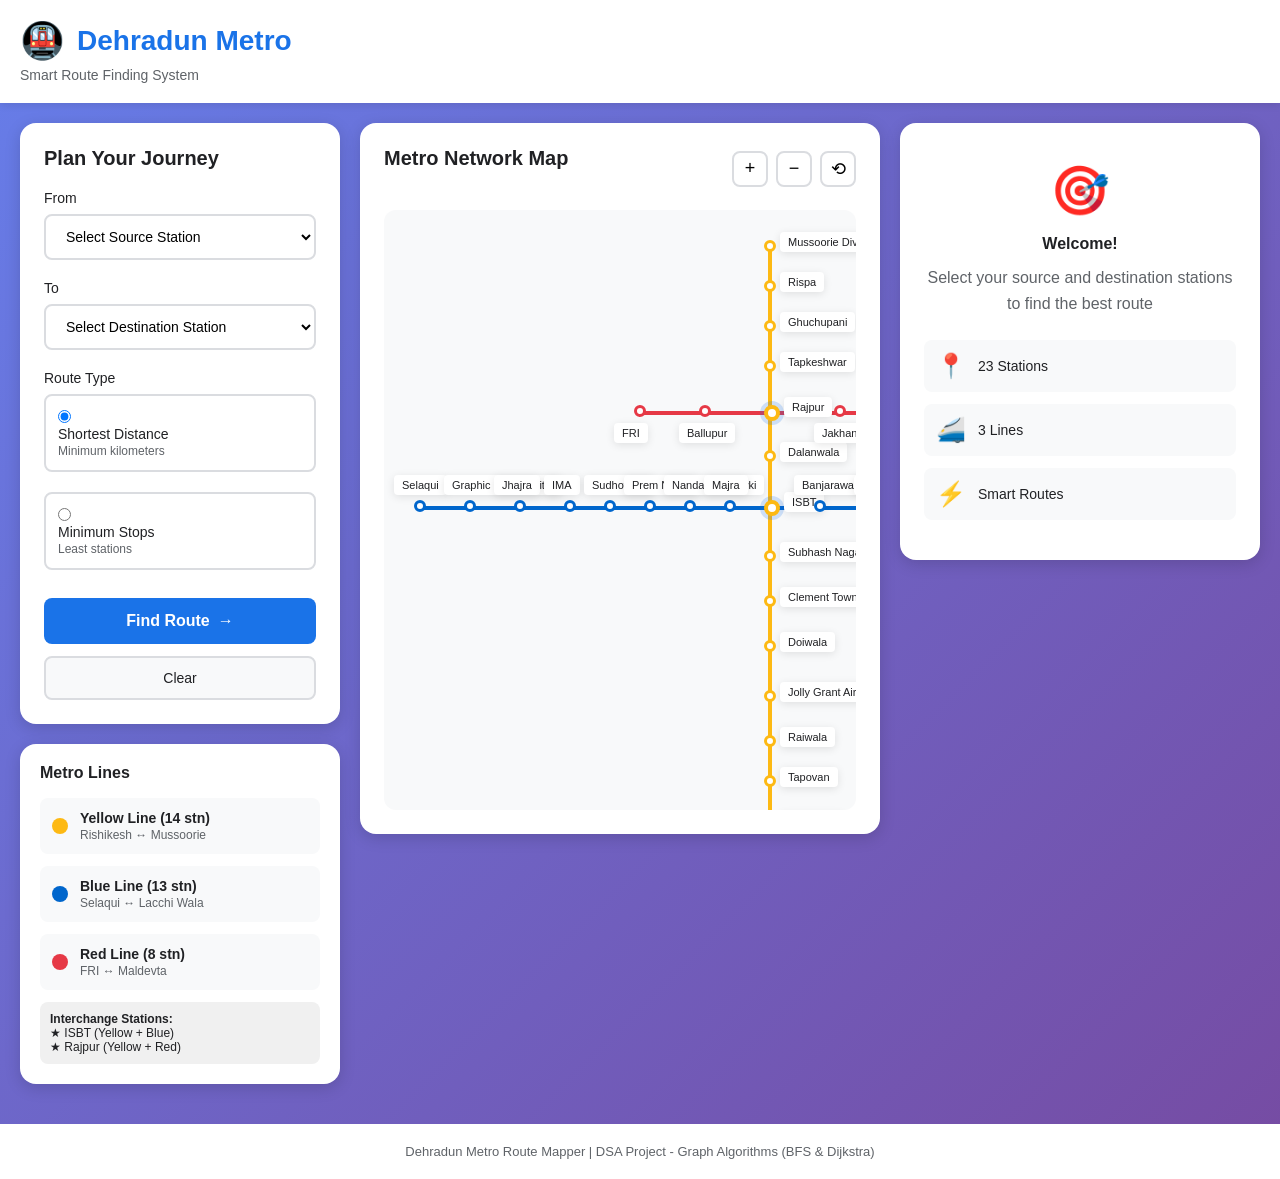
<file: dehradun-metro/index.html>
<!DOCTYPE html>
<html lang="en">

<head>
    <meta charset="UTF-8">
    <meta name="viewport" content="width=device-width, initial-scale=1.0">
    <title>Dehradun Metro - Route Mapper</title>
    <link rel="stylesheet" href="style.css">
</head>

<body>
    <!-- Header -->
    <header class="header">
        <div class="container">
            <div class="logo">
                <span class="metro-icon">🚇</span>
                <h1>Dehradun Metro</h1>
            </div>
            <p class="tagline">Smart Route Finding System</p>
        </div>
    </header>

    <!-- Main Container -->
    <div class="main-container">
        <!-- Left Panel - Controls -->
        <aside class="control-panel">
            <div class="card">
                <h2>Plan Your Journey</h2>

                <!-- Source Station -->
                <div class="input-group">
                    <label for="source">From</label>
                    <select id="source" class="station-select">
                        <option value="">Select Source Station</option>
                    </select>
                </div>

                <!-- Destination Station -->
                <div class="input-group">
                    <label for="destination">To</label>
                    <select id="destination" class="station-select">
                        <option value="">Select Destination Station</option>
                    </select>
                </div>

                <!-- Algorithm Choice -->
                <div class="input-group">
                    <label>Route Type</label>
                    <div class="radio-group">
                        <label class="radio-label">
                            <input type="radio" name="algorithm" value="dijkstra" checked>
                            <span>Shortest Distance</span>
                            <small>Minimum kilometers</small>
                        </label>
                        <label class="radio-label">
                            <input type="radio" name="algorithm" value="bfs">
                            <span>Minimum Stops</span>
                            <small>Least stations</small>
                        </label>
                    </div>
                </div>

                <!-- Find Route Button -->
                <button id="findRoute" class="btn-primary">
                    <span>Find Route</span>
                    <span class="btn-icon">→</span>
                </button>

                <!-- Clear Button -->
                <button id="clearRoute" class="btn-secondary">Clear</button>
            </div>

            <!-- Line Info -->
            <div class="card line-info">
                <h3>Metro Lines</h3>
                <div class="line-item yellow-line">
                    <span class="line-dot"></span>
                    <div>
                        <strong>Yellow Line (14 stn)</strong>
                        <p>Rishikesh ↔ Mussoorie</p>
                    </div>
                </div>
                <div class="line-item blue-line">
                    <span class="line-dot"></span>
                    <div>
                        <strong>Blue Line (13 stn)</strong>
                        <p>Selaqui ↔ Lacchi Wala</p>
                    </div>
                </div>
                <div class="line-item red-line">
                    <span class="line-dot"></span>
                    <div>
                        <strong>Red Line (8 stn)</strong>
                        <p>FRI ↔ Maldevta</p>
                    </div>
                </div>
                <div class="interchange-info"
                    style="margin-top:12px;padding:10px;background:#f0f0f0;border-radius:8px;font-size:12px;">
                    <strong>Interchange Stations:</strong><br>
                    ★ ISBT (Yellow + Blue)<br>
                    ★ Rajpur (Yellow + Red)
                </div>
            </div>
        </aside>

        <!-- Center - Metro Map -->
        <main class="map-container">
            <div class="card map-card">
                <div class="map-header">
                    <h2>Metro Network Map</h2>
                    <div class="map-controls">
                        <button id="zoomIn" class="icon-btn">+</button>
                        <button id="zoomOut" class="icon-btn">−</button>
                        <button id="resetZoom" class="icon-btn">⟲</button>
                    </div>
                </div>
                <div id="metroMap" class="metro-map">
                    <!-- Metro map will be generated here -->
                </div>
            </div>
        </main>

        <!-- Right Panel - Results -->
        <aside class="result-panel">
            <!-- Welcome Message (shown initially) -->
            <div id="welcomeMessage" class="card welcome">
                <div class="welcome-icon">🎯</div>
                <h3>Welcome!</h3>
                <p>Select your source and destination stations to find the best route</p>
                <div class="features">
                    <div class="feature-item">
                        <span>📍</span>
                        <span>23 Stations</span>
                    </div>
                    <div class="feature-item">
                        <span>🚄</span>
                        <span>3 Lines</span>
                    </div>
                    <div class="feature-item">
                        <span>⚡</span>
                        <span>Smart Routes</span>
                    </div>
                </div>
            </div>

            <!-- Route Result (shown after search) -->
            <div id="routeResult" class="card route-result" style="display: none;">
                <h2>Your Route</h2>

                <!-- Journey Path -->
                <div class="journey-path" id="journeyPath">
                    <!-- Stations will be added here -->
                </div>

                <!-- Journey Summary -->
                <div class="summary-box">
                    <h3>Journey Summary</h3>
                    <div class="summary-grid">
                        <div class="summary-item">
                            <span class="summary-label">Stations</span>
                            <span class="summary-value" id="totalStations">-</span>
                        </div>
                        <div class="summary-item">
                            <span class="summary-label">Distance</span>
                            <span class="summary-value" id="totalDistance">-</span>
                        </div>
                        <div class="summary-item">
                            <span class="summary-label">Time</span>
                            <span class="summary-value" id="totalTime">-</span>
                        </div>
                        <div class="summary-item">
                            <span class="summary-label">Changes</span>
                            <span class="summary-value" id="lineChanges">-</span>
                        </div>
                    </div>
                </div>

                <!-- Fare Box -->
                <div class="fare-box">
                    <div class="fare-header">
                        <span>Total Fare</span>
                        <span class="fare-amount" id="totalFare">₹ 0</span>
                    </div>
                    <div class="fare-breakdown" id="fareBreakdown">
                        <!-- Fare details will be added here -->
                    </div>
                </div>
            </div>
        </aside>
    </div>

    <!-- Footer -->
    <footer class="footer">
        <p>Dehradun Metro Route Mapper | DSA Project - Graph Algorithms (BFS & Dijkstra)</p>
    </footer>

    <script src="data.js"></script>
    <script src="algorithms.js"></script>
    <script src="app.js"></script>
</body>

</html>
</file>
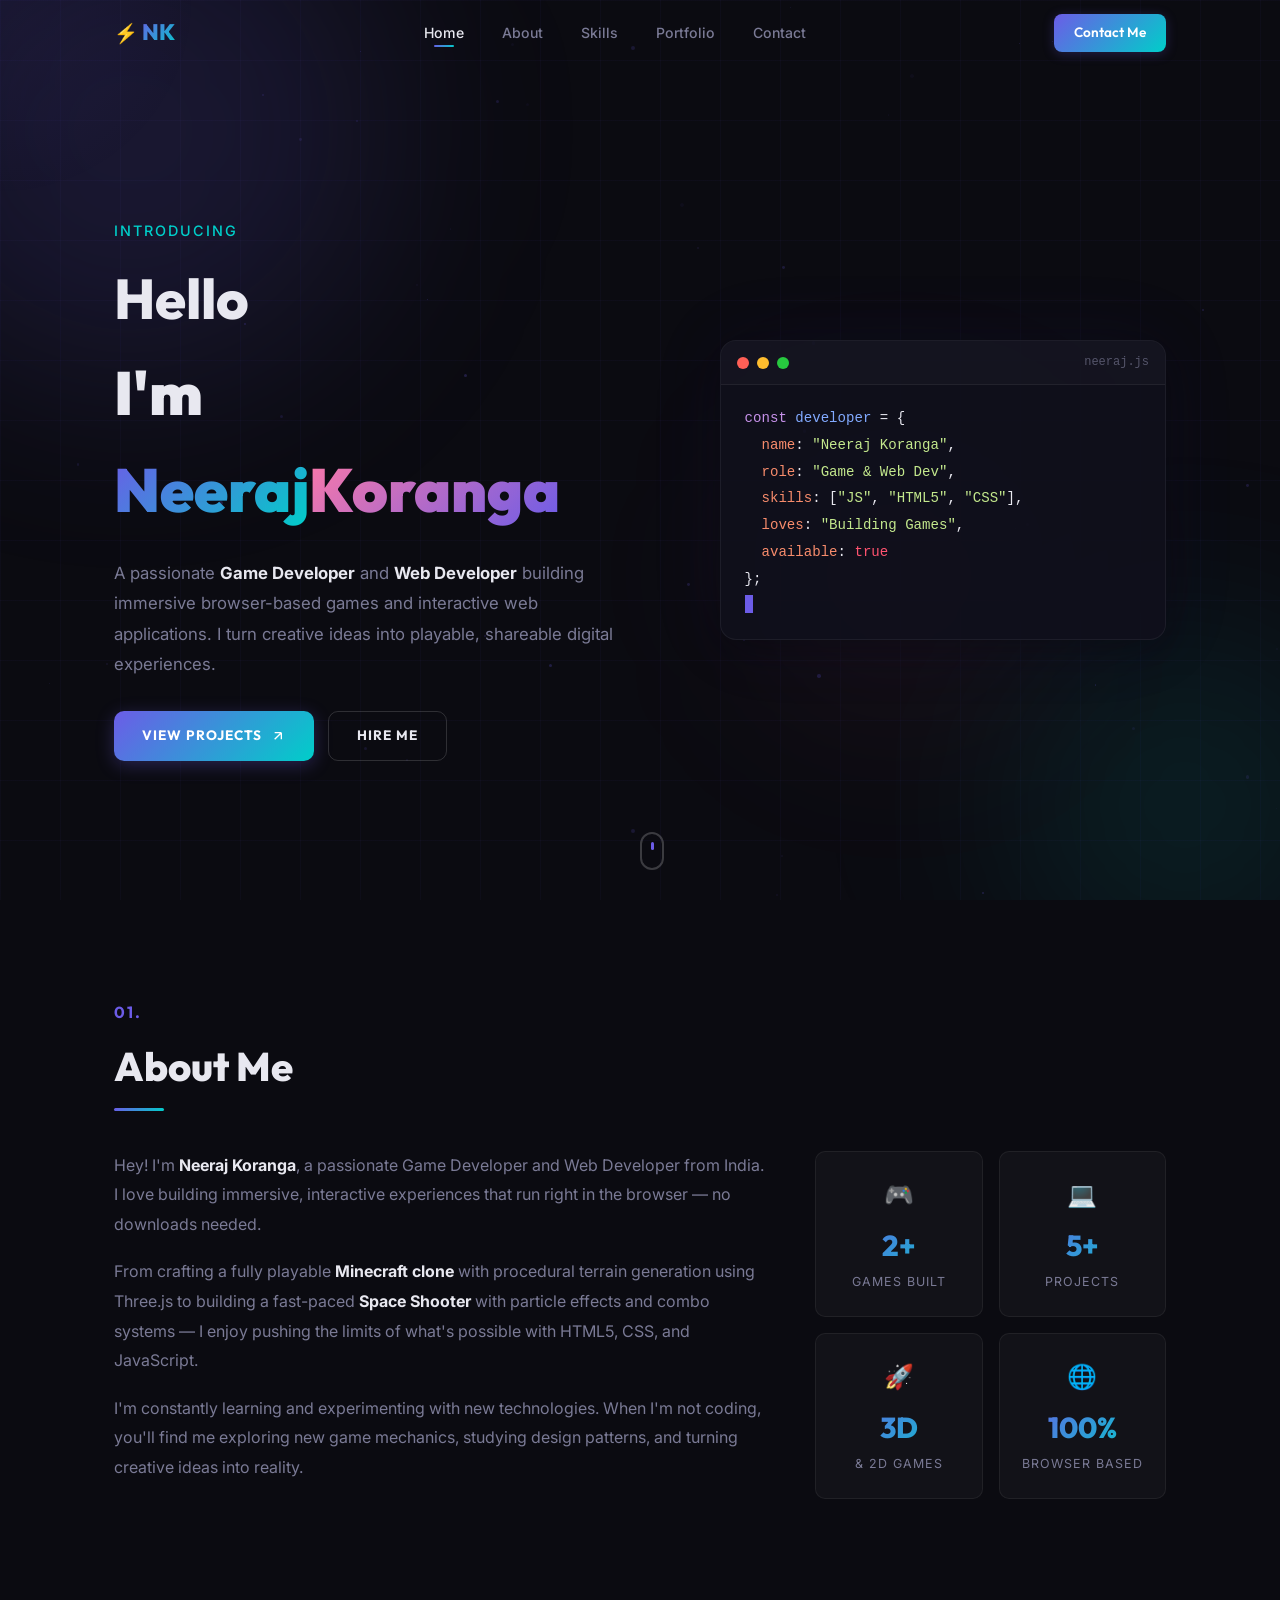
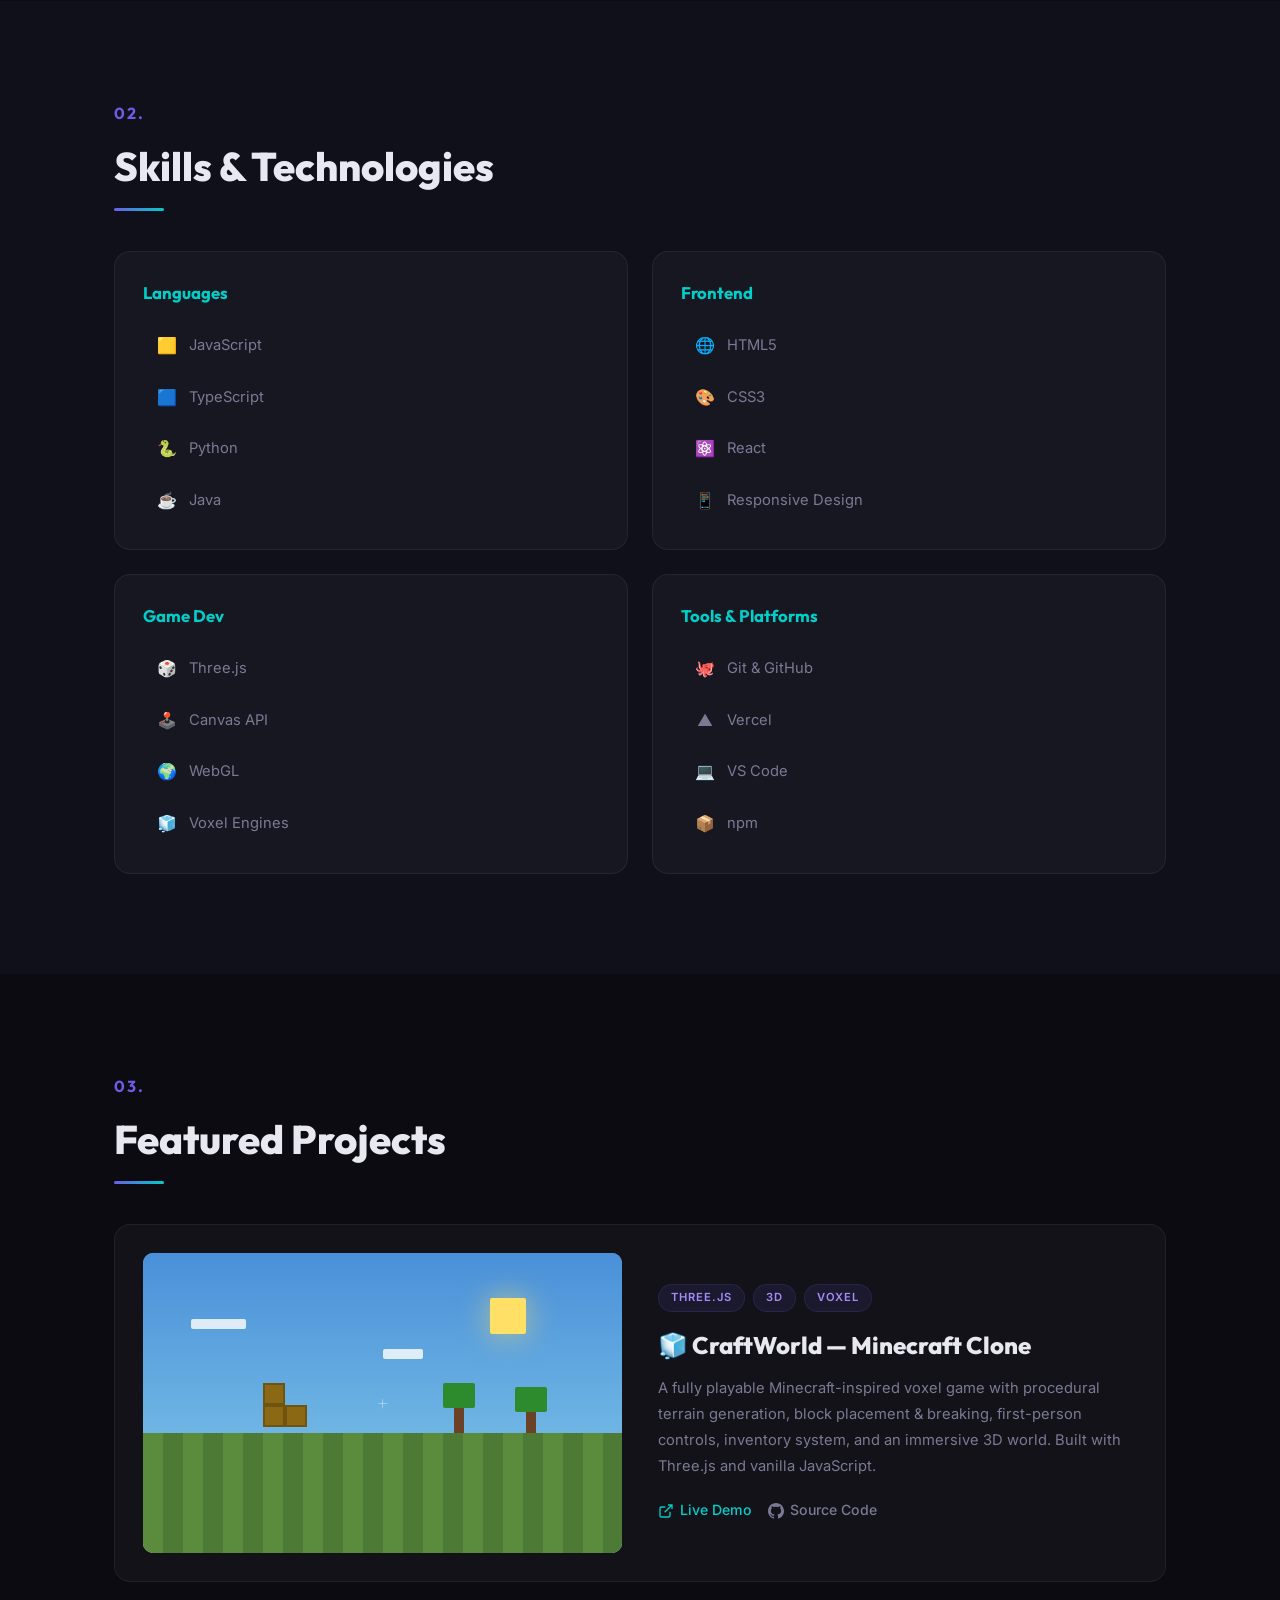
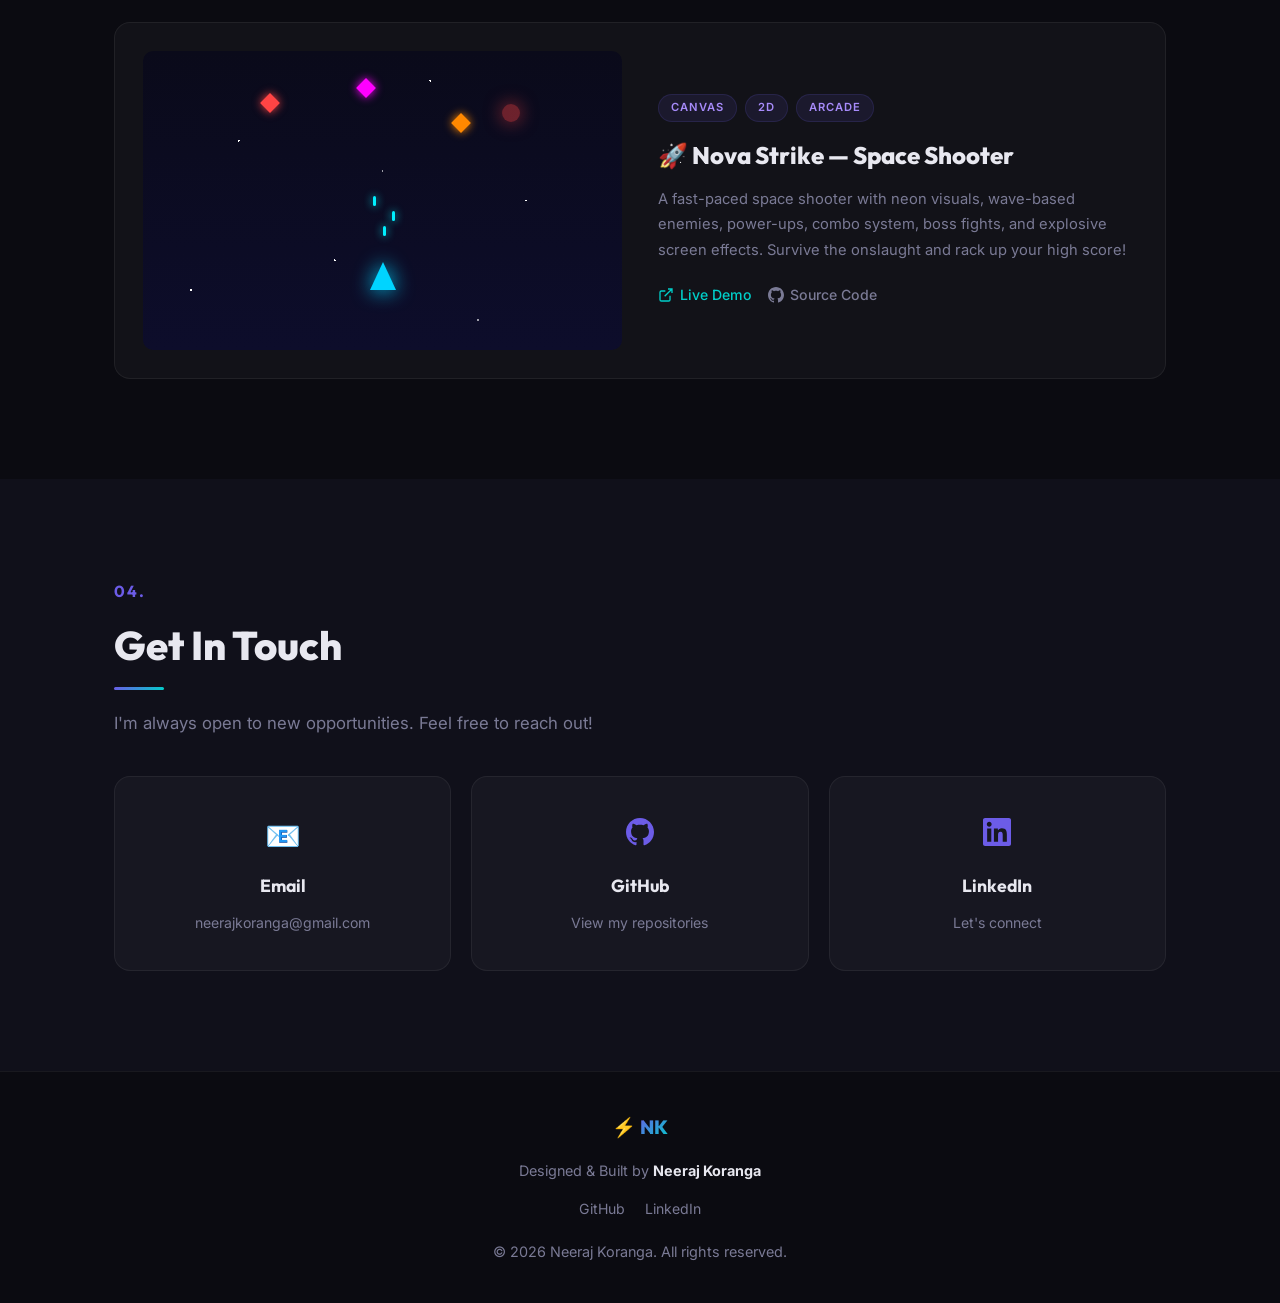
<file: portfolio/index.html>
<!DOCTYPE html>
<html lang="en">

<head>
  <meta charset="UTF-8">
  <meta name="viewport" content="width=device-width, initial-scale=1.0">
  <title>Neeraj Koranga | Game Developer & Web Developer</title>
  <meta name="description"
    content="Portfolio of Neeraj Koranga — Game Developer & Web Developer. Building browser-based games and web applications with HTML5, CSS, JavaScript & Three.js.">
  <link rel="preconnect" href="https://fonts.googleapis.com">
  <link
    href="https://fonts.googleapis.com/css2?family=Outfit:wght@300;400;500;600;700;800;900&family=Inter:wght@300;400;500;600&display=swap"
    rel="stylesheet">
  <link rel="stylesheet" href="style.css">
</head>

<body>
  <!-- Custom Cursor Glow -->
  <div class="cursor-glow" id="cursorGlow"></div>

  <!-- Navigation -->
  <nav class="navbar" id="navbar">
    <div class="container nav-container">
      <a href="#hero" class="nav-logo">
        <span class="logo-bolt">⚡</span><span class="logo-initials">NK</span>
      </a>
      <ul class="nav-links" id="navLinks">
        <li><a href="#hero" class="nav-link active">Home</a></li>
        <li><a href="#about" class="nav-link">About</a></li>
        <li><a href="#skills" class="nav-link">Skills</a></li>
        <li><a href="#projects" class="nav-link">Portfolio</a></li>
        <li><a href="#contact" class="nav-link">Contact</a></li>
      </ul>
      <a href="#contact" class="nav-cta">Contact Me</a>
      <button class="hamburger" id="hamburger" aria-label="Toggle menu">
        <span></span><span></span><span></span>
      </button>
    </div>
  </nav>

  <!-- Hero Section -->
  <section class="hero" id="hero">
    <div class="hero-bg-effects">
      <div class="hero-grid"></div>
      <div class="hero-glow g1"></div>
      <div class="hero-glow g2"></div>
      <div class="hero-glow g3"></div>
      <div class="hero-particles" id="heroParticles"></div>
    </div>
    <div class="container hero-container">
      <div class="hero-content">
        <p class="hero-intro" data-animate>Introducing</p>
        <h1 class="hero-title" data-animate>
          <span class="hero-hello">Hello</span>
          <span class="hero-name">I'm <span class="gradient-text">Neeraj</span><span
              class="gradient-text-2">Koranga</span></span>
        </h1>
        <p class="hero-desc" data-animate>
          A passionate <strong>Game Developer</strong> and <strong>Web Developer</strong> building
          immersive browser-based games and interactive web applications. I turn creative ideas
          into playable, shareable digital experiences.
        </p>
        <div class="hero-btns" data-animate>
          <a href="#projects" class="btn btn-primary">
            <span>VIEW PROJECTS</span>
            <svg width="16" height="16" viewBox="0 0 24 24" fill="none" stroke="currentColor" stroke-width="2">
              <path d="M7 17L17 7M17 7H7M17 7v10" />
            </svg>
          </a>
          <a href="#contact" class="btn btn-outline">
            <span>HIRE ME</span>
          </a>
        </div>
      </div>
      <div class="hero-visual" data-animate>
        <div class="hero-code-window">
          <div class="code-header">
            <span class="code-dot red"></span>
            <span class="code-dot yellow"></span>
            <span class="code-dot green"></span>
            <span class="code-filename">neeraj.js</span>
          </div>
          <div class="code-body">
            <div class="code-line"><span class="code-keyword">const</span> <span class="code-var">developer</span> = {
            </div>
            <div class="code-line">&nbsp;&nbsp;<span class="code-prop">name</span>: <span class="code-string">"Neeraj
                Koranga"</span>,</div>
            <div class="code-line">&nbsp;&nbsp;<span class="code-prop">role</span>: <span class="code-string">"Game &
                Web Dev"</span>,</div>
            <div class="code-line">&nbsp;&nbsp;<span class="code-prop">skills</span>: [<span
                class="code-string">"JS"</span>, <span class="code-string">"HTML5"</span>, <span
                class="code-string">"CSS"</span>],</div>
            <div class="code-line">&nbsp;&nbsp;<span class="code-prop">loves</span>: <span class="code-string">"Building
                Games"</span>,</div>
            <div class="code-line">&nbsp;&nbsp;<span class="code-prop">available</span>: <span
                class="code-bool">true</span></div>
            <div class="code-line">};</div>
            <div class="code-line code-cursor">&nbsp;</div>
          </div>
        </div>
      </div>
    </div>
    <div class="scroll-indicator">
      <div class="scroll-mouse">
        <div class="scroll-wheel"></div>
      </div>
    </div>
  </section>

  <!-- About Section -->
  <section class="section about" id="about">
    <div class="container">
      <h2 class="section-number" data-animate>01.</h2>
      <h2 class="section-title" data-animate>About Me</h2>
      <div class="about-grid">
        <div class="about-text" data-animate>
          <p>
            Hey! I'm <strong>Neeraj Koranga</strong>, a passionate Game Developer and Web Developer
            from India. I love building immersive, interactive experiences that run right in the browser
            — no downloads needed.
          </p>
          <p>
            From crafting a fully playable <strong>Minecraft clone</strong> with procedural terrain generation
            using Three.js to building a fast-paced <strong>Space Shooter</strong> with particle effects and
            combo systems — I enjoy pushing the limits of what's possible with HTML5, CSS, and JavaScript.
          </p>
          <p>
            I'm constantly learning and experimenting with new technologies. When I'm not coding,
            you'll find me exploring new game mechanics, studying design patterns, and turning
            creative ideas into reality.
          </p>
        </div>
        <div class="about-stats" data-animate>
          <div class="stat-card">
            <span class="stat-icon">🎮</span>
            <span class="stat-number">2+</span>
            <span class="stat-label">Games Built</span>
          </div>
          <div class="stat-card">
            <span class="stat-icon">💻</span>
            <span class="stat-number">5+</span>
            <span class="stat-label">Projects</span>
          </div>
          <div class="stat-card">
            <span class="stat-icon">🚀</span>
            <span class="stat-number">3D</span>
            <span class="stat-label">& 2D Games</span>
          </div>
          <div class="stat-card">
            <span class="stat-icon">🌐</span>
            <span class="stat-number">100%</span>
            <span class="stat-label">Browser Based</span>
          </div>
        </div>
      </div>
    </div>
  </section>

  <!-- Skills Section -->
  <section class="section skills" id="skills">
    <div class="container">
      <h2 class="section-number" data-animate>02.</h2>
      <h2 class="section-title" data-animate>Skills & Technologies</h2>
      <div class="skills-grid" data-animate>

        <div class="skill-category">
          <h3 class="skill-cat-title">Languages</h3>
          <div class="skill-items">
            <div class="skill-item"><span class="skill-icon">🟨</span> JavaScript</div>
            <div class="skill-item"><span class="skill-icon">🟦</span> TypeScript</div>
            <div class="skill-item"><span class="skill-icon">🐍</span> Python</div>
            <div class="skill-item"><span class="skill-icon">☕</span> Java</div>
          </div>
        </div>

        <div class="skill-category">
          <h3 class="skill-cat-title">Frontend</h3>
          <div class="skill-items">
            <div class="skill-item"><span class="skill-icon">🌐</span> HTML5</div>
            <div class="skill-item"><span class="skill-icon">🎨</span> CSS3</div>
            <div class="skill-item"><span class="skill-icon">⚛️</span> React</div>
            <div class="skill-item"><span class="skill-icon">📱</span> Responsive Design</div>
          </div>
        </div>

        <div class="skill-category">
          <h3 class="skill-cat-title">Game Dev</h3>
          <div class="skill-items">
            <div class="skill-item"><span class="skill-icon">🎲</span> Three.js</div>
            <div class="skill-item"><span class="skill-icon">🕹️</span> Canvas API</div>
            <div class="skill-item"><span class="skill-icon">🌍</span> WebGL</div>
            <div class="skill-item"><span class="skill-icon">🧊</span> Voxel Engines</div>
          </div>
        </div>

        <div class="skill-category">
          <h3 class="skill-cat-title">Tools & Platforms</h3>
          <div class="skill-items">
            <div class="skill-item"><span class="skill-icon">🐙</span> Git & GitHub</div>
            <div class="skill-item"><span class="skill-icon">▲</span> Vercel</div>
            <div class="skill-item"><span class="skill-icon">💻</span> VS Code</div>
            <div class="skill-item"><span class="skill-icon">📦</span> npm</div>
          </div>
        </div>

      </div>
    </div>
  </section>

  <!-- Projects Section -->
  <section class="section projects" id="projects">
    <div class="container">
      <h2 class="section-number" data-animate>03.</h2>
      <h2 class="section-title" data-animate>Featured Projects</h2>
      <div class="projects-grid">

        <!-- Project 1: CraftWorld -->
        <div class="project-card" data-animate>
          <div class="project-preview craft-preview">
            <div class="craft-scene">
              <div class="craft-sky"></div>
              <div class="craft-sun"></div>
              <div class="craft-cloud c1"></div>
              <div class="craft-cloud c2"></div>
              <div class="craft-ground"></div>
              <div class="craft-block b1"></div>
              <div class="craft-block b2"></div>
              <div class="craft-block b3"></div>
              <div class="craft-tree"></div>
              <div class="craft-tree t2"></div>
              <div class="craft-crosshair">+</div>
            </div>
            <div class="project-overlay">
              <a href="https://mine-craft-lpw1dg72p-neerajkorangaas-projects.vercel.app" target="_blank"
                class="overlay-btn">▶ Play Live</a>
            </div>
          </div>
          <div class="project-info">
            <div class="project-tags">
              <span class="ptag">Three.js</span>
              <span class="ptag">3D</span>
              <span class="ptag">Voxel</span>
            </div>
            <h3 class="project-title">🧊 CraftWorld — Minecraft Clone</h3>
            <p class="project-desc">
              A fully playable Minecraft-inspired voxel game with procedural terrain generation,
              block placement & breaking, first-person controls, inventory system, and an immersive
              3D world. Built with Three.js and vanilla JavaScript.
            </p>
            <div class="project-links">
              <a href="https://mine-craft-lpw1dg72p-neerajkorangaas-projects.vercel.app" target="_blank"
                class="plink plink-live">
                <svg width="16" height="16" viewBox="0 0 24 24" fill="none" stroke="currentColor" stroke-width="2">
                  <path d="M18 13v6a2 2 0 01-2 2H5a2 2 0 01-2-2V8a2 2 0 012-2h6M15 3h6v6M10 14L21 3" />
                </svg>
                Live Demo
              </a>
              <a href="https://github.com/Neerajkorangaa/MineCraft" target="_blank" class="plink">
                <svg width="16" height="16" viewBox="0 0 24 24" fill="currentColor">
                  <path
                    d="M12 0c-6.626 0-12 5.373-12 12 0 5.302 3.438 9.8 8.207 11.387.599.111.793-.261.793-.577v-2.234c-3.338.726-4.033-1.416-4.033-1.416-.546-1.387-1.333-1.756-1.333-1.756-1.089-.745.083-.729.083-.729 1.205.084 1.839 1.237 1.839 1.237 1.07 1.834 2.807 1.304 3.492.997.107-.775.418-1.305.762-1.604-2.665-.305-5.467-1.334-5.467-5.931 0-1.311.469-2.381 1.236-3.221-.124-.303-.535-1.524.117-3.176 0 0 1.008-.322 3.301 1.23.957-.266 1.983-.399 3.003-.404 1.02.005 2.047.138 3.006.404 2.291-1.552 3.297-1.23 3.297-1.23.653 1.653.242 2.874.118 3.176.77.84 1.235 1.911 1.235 3.221 0 4.609-2.807 5.624-5.479 5.921.43.372.823 1.102.823 2.222v3.293c0 .319.192.694.801.576 4.765-1.589 8.199-6.086 8.199-11.386 0-6.627-5.373-12-12-12z" />
                </svg>
                Source Code
              </a>
            </div>
          </div>
        </div>

        <!-- Project 2: Nova Strike -->
        <div class="project-card" data-animate>
          <div class="project-preview nova-preview">
            <div class="nova-scene">
              <div class="nova-stars"></div>
              <div class="nova-ship"></div>
              <div class="nova-bullet nb1"></div>
              <div class="nova-bullet nb2"></div>
              <div class="nova-bullet nb3"></div>
              <div class="nova-enemy ne1"></div>
              <div class="nova-enemy ne2"></div>
              <div class="nova-enemy ne3"></div>
              <div class="nova-explosion"></div>
            </div>
            <div class="project-overlay">
              <a href="https://game-war-space-5svtay20y-neerajkorangaas-projects.vercel.app" target="_blank"
                class="overlay-btn">▶ Play Live</a>
            </div>
          </div>
          <div class="project-info">
            <div class="project-tags">
              <span class="ptag">Canvas</span>
              <span class="ptag">2D</span>
              <span class="ptag">Arcade</span>
            </div>
            <h3 class="project-title">🚀 Nova Strike — Space Shooter</h3>
            <p class="project-desc">
              A fast-paced space shooter with neon visuals, wave-based enemies, power-ups,
              combo system, boss fights, and explosive screen effects. Survive the onslaught
              and rack up your high score!
            </p>
            <div class="project-links">
              <a href="https://game-war-space-5svtay20y-neerajkorangaas-projects.vercel.app" target="_blank"
                class="plink plink-live">
                <svg width="16" height="16" viewBox="0 0 24 24" fill="none" stroke="currentColor" stroke-width="2">
                  <path d="M18 13v6a2 2 0 01-2 2H5a2 2 0 01-2-2V8a2 2 0 012-2h6M15 3h6v6M10 14L21 3" />
                </svg>
                Live Demo
              </a>
              <a href="https://github.com/Neerajkorangaa/Game-War-space" target="_blank" class="plink">
                <svg width="16" height="16" viewBox="0 0 24 24" fill="currentColor">
                  <path
                    d="M12 0c-6.626 0-12 5.373-12 12 0 5.302 3.438 9.8 8.207 11.387.599.111.793-.261.793-.577v-2.234c-3.338.726-4.033-1.416-4.033-1.416-.546-1.387-1.333-1.756-1.333-1.756-1.089-.745.083-.729.083-.729 1.205.084 1.839 1.237 1.839 1.237 1.07 1.834 2.807 1.304 3.492.997.107-.775.418-1.305.762-1.604-2.665-.305-5.467-1.334-5.467-5.931 0-1.311.469-2.381 1.236-3.221-.124-.303-.535-1.524.117-3.176 0 0 1.008-.322 3.301 1.23.957-.266 1.983-.399 3.003-.404 1.02.005 2.047.138 3.006.404 2.291-1.552 3.297-1.23 3.297-1.23.653 1.653.242 2.874.118 3.176.77.84 1.235 1.911 1.235 3.221 0 4.609-2.807 5.624-5.479 5.921.43.372.823 1.102.823 2.222v3.293c0 .319.192.694.801.576 4.765-1.589 8.199-6.086 8.199-11.386 0-6.627-5.373-12-12-12z" />
                </svg>
                Source Code
              </a>
            </div>
          </div>
        </div>

      </div>
    </div>
  </section>

  <!-- Contact Section -->
  <section class="section contact" id="contact">
    <div class="container">
      <h2 class="section-number" data-animate>04.</h2>
      <h2 class="section-title" data-animate>Get In Touch</h2>
      <p class="contact-subtitle" data-animate>I'm always open to new opportunities. Feel free to reach out!</p>
      <div class="contact-grid" data-animate>
        <a href="mailto:neerajkoranga@gmail.com" class="contact-card">
          <div class="contact-icon">📧</div>
          <h4>Email</h4>
          <p>neerajkoranga@gmail.com</p>
        </a>
        <a href="https://github.com/Neerajkorangaa" target="_blank" class="contact-card">
          <div class="contact-icon">
            <svg width="28" height="28" viewBox="0 0 24 24" fill="currentColor">
              <path
                d="M12 0c-6.626 0-12 5.373-12 12 0 5.302 3.438 9.8 8.207 11.387.599.111.793-.261.793-.577v-2.234c-3.338.726-4.033-1.416-4.033-1.416-.546-1.387-1.333-1.756-1.333-1.756-1.089-.745.083-.729.083-.729 1.205.084 1.839 1.237 1.839 1.237 1.07 1.834 2.807 1.304 3.492.997.107-.775.418-1.305.762-1.604-2.665-.305-5.467-1.334-5.467-5.931 0-1.311.469-2.381 1.236-3.221-.124-.303-.535-1.524.117-3.176 0 0 1.008-.322 3.301 1.23.957-.266 1.983-.399 3.003-.404 1.02.005 2.047.138 3.006.404 2.291-1.552 3.297-1.23 3.297-1.23.653 1.653.242 2.874.118 3.176.77.84 1.235 1.911 1.235 3.221 0 4.609-2.807 5.624-5.479 5.921.43.372.823 1.102.823 2.222v3.293c0 .319.192.694.801.576 4.765-1.589 8.199-6.086 8.199-11.386 0-6.627-5.373-12-12-12z" />
            </svg>
          </div>
          <h4>GitHub</h4>
          <p>View my repositories</p>
        </a>
        <a href="https://linkedin.com/in/neeraj-koranga" target="_blank" class="contact-card">
          <div class="contact-icon">
            <svg width="28" height="28" viewBox="0 0 24 24" fill="currentColor">
              <path
                d="M20.447 20.452h-3.554v-5.569c0-1.328-.027-3.037-1.852-3.037-1.853 0-2.136 1.445-2.136 2.939v5.667H9.351V9h3.414v1.561h.046c.477-.9 1.637-1.85 3.37-1.85 3.601 0 4.267 2.37 4.267 5.455v6.286zM5.337 7.433c-1.144 0-2.063-.926-2.063-2.065 0-1.138.92-2.063 2.063-2.063 1.14 0 2.064.925 2.064 2.063 0 1.139-.925 2.065-2.064 2.065zm1.782 13.019H3.555V9h3.564v11.452zM22.225 0H1.771C.792 0 0 .774 0 1.729v20.542C0 23.227.792 24 1.771 24h20.451C23.2 24 24 23.227 24 22.271V1.729C24 .774 23.2 0 22.222 0h.003z" />
            </svg>
          </div>
          <h4>LinkedIn</h4>
          <p>Let's connect</p>
        </a>
      </div>
    </div>
  </section>

  <!-- Footer -->
  <footer class="footer">
    <div class="container footer-container">
      <a href="#hero" class="footer-logo">
        <span class="logo-bolt">⚡</span><span class="logo-initials">NK</span>
      </a>
      <p>Designed & Built by <strong>Neeraj Koranga</strong></p>
      <div class="footer-links">
        <a href="https://github.com/Neerajkorangaa" target="_blank">GitHub</a>
        <a href="https://linkedin.com/in/neeraj-koranga" target="_blank">LinkedIn</a>
      </div>
      <p class="copyright">© 2026 Neeraj Koranga. All rights reserved.</p>
    </div>
  </footer>

  <script>
    // ---- Cursor Glow ----
    const glow = document.getElementById('cursorGlow');
    document.addEventListener('mousemove', e => {
      glow.style.left = e.clientX + 'px';
      glow.style.top = e.clientY + 'px';
    });

    // ---- Hero Particles ----
    (function () {
      const container = document.getElementById('heroParticles');
      for (let i = 0; i < 50; i++) {
        const p = document.createElement('div');
        p.className = 'hero-particle';
        const size = Math.random() * 3 + 1;
        p.style.width = size + 'px';
        p.style.height = size + 'px';
        p.style.left = Math.random() * 100 + '%';
        p.style.top = Math.random() * 100 + '%';
        p.style.animationDuration = (Math.random() * 20 + 10) + 's';
        p.style.animationDelay = (Math.random() * 10) + 's';
        p.style.opacity = Math.random() * 0.5 + 0.1;
        container.appendChild(p);
      }
    })();

    // ---- Scroll Animations ----
    const observer = new IntersectionObserver((entries) => {
      entries.forEach(entry => {
        if (entry.isIntersecting) {
          entry.target.classList.add('animate-in');
        }
      });
    }, { threshold: 0.1, rootMargin: '0px 0px -50px 0px' });

    document.querySelectorAll('[data-animate]').forEach(el => observer.observe(el));

    // ---- Navbar Scroll Effect ----
    const navbar = document.getElementById('navbar');
    window.addEventListener('scroll', () => {
      navbar.classList.toggle('scrolled', window.scrollY > 50);
    });

    // ---- Active Nav Link ----
    const sections = document.querySelectorAll('section[id]');
    const navLinks = document.querySelectorAll('.nav-link');
    window.addEventListener('scroll', () => {
      let current = '';
      sections.forEach(sec => {
        const top = sec.offsetTop - 100;
        if (window.scrollY >= top) current = sec.getAttribute('id');
      });
      navLinks.forEach(link => {
        link.classList.remove('active');
        if (link.getAttribute('href') === '#' + current) link.classList.add('active');
      });
    });

    // ---- Smooth Scroll ----
    document.querySelectorAll('a[href^="#"]').forEach(anchor => {
      anchor.addEventListener('click', function (e) {
        e.preventDefault();
        const target = document.querySelector(this.getAttribute('href'));
        if (target) target.scrollIntoView({ behavior: 'smooth', block: 'start' });
        // Close mobile menu
        navLinks.forEach(l => l.parentElement.parentElement.classList.remove('open'));
        document.getElementById('hamburger').classList.remove('active');
      });
    });

    // ---- Mobile Menu ----
    const hamburger = document.getElementById('hamburger');
    const navLinksContainer = document.getElementById('navLinks');
    hamburger.addEventListener('click', () => {
      hamburger.classList.toggle('active');
      navLinksContainer.classList.toggle('open');
    });

    // ---- Project Card Tilt ----
    document.querySelectorAll('.project-card').forEach(card => {
      card.addEventListener('mousemove', e => {
        const rect = card.getBoundingClientRect();
        const x = (e.clientX - rect.left) / rect.width - 0.5;
        const y = (e.clientY - rect.top) / rect.height - 0.5;
        card.style.transform = `perspective(1000px) rotateY(${x * 6}deg) rotateX(${-y * 4}deg) translateY(-4px)`;
      });
      card.addEventListener('mouseleave', () => {
        card.style.transform = '';
      });
    });
  </script>
</body>

</html>
</file>
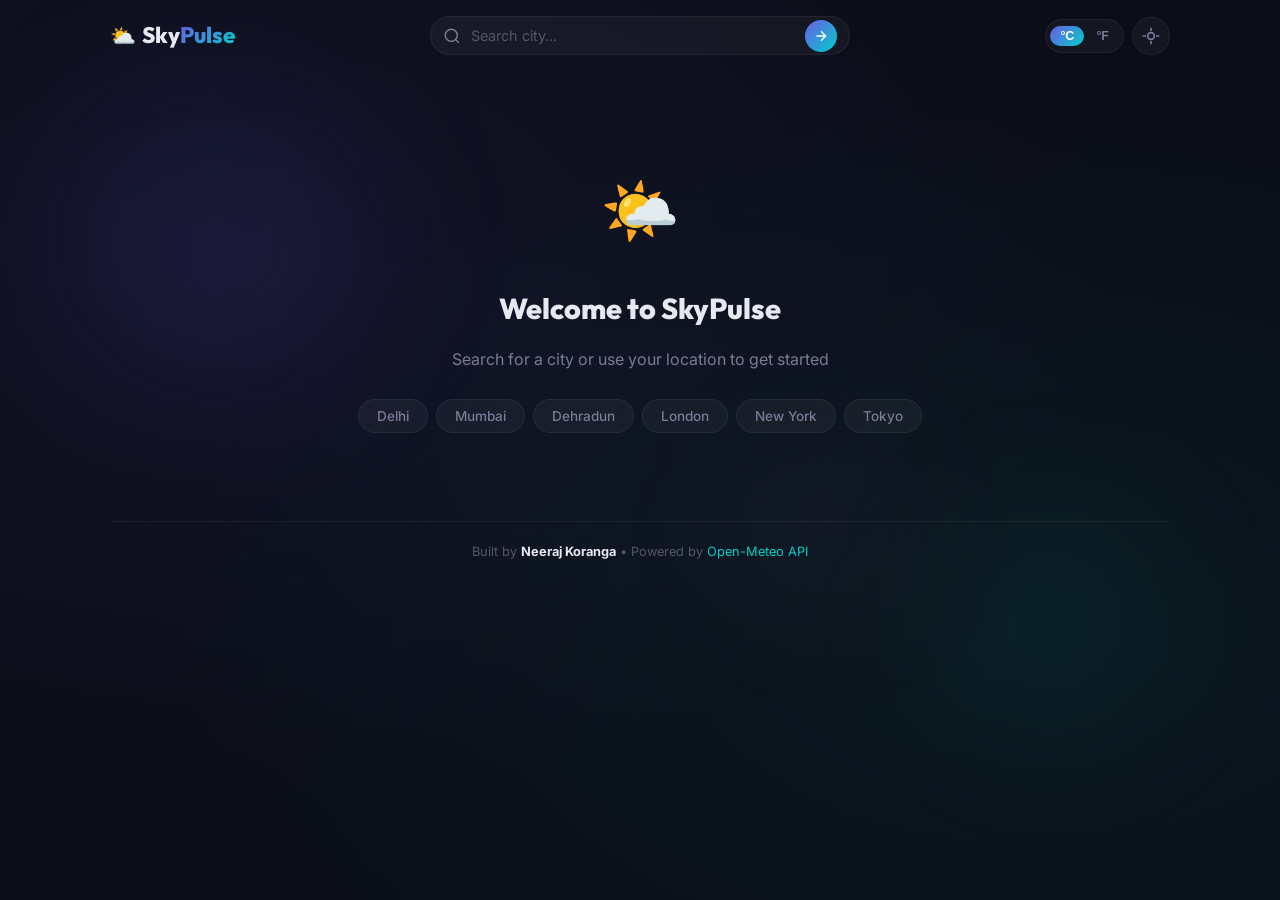
<file: weather-app/index.html>
<!DOCTYPE html>
<html lang="en">

<head>
  <meta charset="UTF-8">
  <meta name="viewport" content="width=device-width, initial-scale=1.0">
  <title>SkyPulse — Advanced Weather App</title>
  <meta name="description"
    content="SkyPulse: A beautiful, advanced weather application with real-time forecasts, hourly & daily views, UV index, air quality, and more.">
  <link
    href="https://fonts.googleapis.com/css2?family=Outfit:wght@300;400;500;600;700;800&family=Inter:wght@300;400;500;600&display=swap"
    rel="stylesheet">
  <link rel="stylesheet" href="style.css">
</head>

<body>
  <!-- Background Effects -->
  <div class="app-bg" id="appBg">
    <div class="bg-gradient"></div>
    <div class="bg-orbs">
      <div class="orb o1"></div>
      <div class="orb o2"></div>
      <div class="orb o3"></div>
    </div>
  </div>

  <div class="app" id="app">
    <!-- Header -->
    <header class="header">
      <div class="header-left">
        <h1 class="app-title">
          <span class="title-icon">⛅</span>
          <span>Sky<span class="accent">Pulse</span></span>
        </h1>
      </div>
      <div class="header-center">
        <div class="search-wrap" id="searchWrap">
          <svg class="search-icon" width="18" height="18" viewBox="0 0 24 24" fill="none" stroke="currentColor"
            stroke-width="2">
            <circle cx="11" cy="11" r="8" />
            <path d="m21 21-4.3-4.3" />
          </svg>
          <input type="text" id="searchInput" class="search-input" placeholder="Search city..." autocomplete="off">
          <button class="search-btn" id="searchBtn" aria-label="Search">
            <svg width="16" height="16" viewBox="0 0 24 24" fill="none" stroke="currentColor" stroke-width="2">
              <path d="M5 12h14M12 5l7 7-7 7" />
            </svg>
          </button>
          <div class="search-suggestions" id="suggestions"></div>
        </div>
      </div>
      <div class="header-right">
        <button class="unit-toggle" id="unitToggle" title="Toggle temperature unit">
          <span class="unit-c active">°C</span>
          <span class="unit-f">°F</span>
        </button>
        <button class="location-btn" id="locationBtn" title="Use my location">
          <svg width="20" height="20" viewBox="0 0 24 24" fill="none" stroke="currentColor" stroke-width="2">
            <path d="M12 2v4M12 18v4M2 12h4M18 12h4" />
            <circle cx="12" cy="12" r="4" />
          </svg>
        </button>
      </div>
    </header>

    <!-- Loading State -->
    <div class="loading-state hidden" id="loadingState">
      <div class="loader-spinner"></div>
      <p>Fetching weather data...</p>
    </div>

    <!-- Error State -->
    <div class="error-state hidden" id="errorState">
      <span class="error-icon">⚠️</span>
      <p id="errorMsg">Could not fetch weather data.</p>
      <button class="retry-btn" id="retryBtn">Try Again</button>
    </div>

    <!-- Welcome State -->
    <div class="welcome-state" id="welcomeState">
      <div class="welcome-icon">🌤️</div>
      <h2>Welcome to SkyPulse</h2>
      <p>Search for a city or use your location to get started</p>
      <div class="quick-cities">
        <button class="quick-city" data-city="Delhi">Delhi</button>
        <button class="quick-city" data-city="Mumbai">Mumbai</button>
        <button class="quick-city" data-city="Dehradun">Dehradun</button>
        <button class="quick-city" data-city="London">London</button>
        <button class="quick-city" data-city="New York">New York</button>
        <button class="quick-city" data-city="Tokyo">Tokyo</button>
      </div>
    </div>

    <!-- Main Weather Content -->
    <main class="weather-main hidden" id="weatherMain">
      <!-- Current Weather Hero -->
      <section class="current-hero">
        <div class="current-left">
          <div class="current-location">
            <svg width="16" height="16" viewBox="0 0 24 24" fill="none" stroke="currentColor" stroke-width="2">
              <path d="M21 10c0 7-9 13-9 13s-9-6-9-13a9 9 0 0118 0z" />
              <circle cx="12" cy="10" r="3" />
            </svg>
            <span id="cityName">--</span>, <span id="countryName">--</span>
          </div>
          <div class="current-datetime" id="currentDateTime">--</div>
          <div class="current-temp-wrap">
            <span class="current-weather-icon" id="currentIcon">🌤️</span>
            <span class="current-temp" id="currentTemp">--°</span>
          </div>
          <div class="current-desc" id="currentDesc">--</div>
          <div class="current-feels">
            Feels like <span id="feelsLike">--°</span>
          </div>
        </div>
        <div class="current-right">
          <div class="current-stats">
            <div class="stat-item">
              <span class="stat-icon">🌡️</span>
              <div>
                <span class="stat-label">High / Low</span>
                <span class="stat-value"><span id="tempHigh">--</span>° / <span id="tempLow">--</span>°</span>
              </div>
            </div>
            <div class="stat-item">
              <span class="stat-icon">💧</span>
              <div>
                <span class="stat-label">Humidity</span>
                <span class="stat-value"><span id="humidity">--</span>%</span>
              </div>
            </div>
            <div class="stat-item">
              <span class="stat-icon">💨</span>
              <div>
                <span class="stat-label">Wind</span>
                <span class="stat-value"><span id="windSpeed">--</span> km/h</span>
              </div>
            </div>
            <div class="stat-item">
              <span class="stat-icon">👁️</span>
              <div>
                <span class="stat-label">Visibility</span>
                <span class="stat-value"><span id="visibility">--</span> km</span>
              </div>
            </div>
            <div class="stat-item">
              <span class="stat-icon">🌀</span>
              <div>
                <span class="stat-label">Pressure</span>
                <span class="stat-value"><span id="pressure">--</span> hPa</span>
              </div>
            </div>
            <div class="stat-item">
              <span class="stat-icon">🌅</span>
              <div>
                <span class="stat-label">Sunrise / Sunset</span>
                <span class="stat-value"><span id="sunrise">--</span> / <span id="sunset">--</span></span>
              </div>
            </div>
          </div>
        </div>
      </section>

      <!-- Hourly Forecast -->
      <section class="forecast-section">
        <h3 class="section-heading">🕐 Hourly Forecast</h3>
        <div class="hourly-scroll" id="hourlyScroll">
          <!-- hourly cards injected by JS -->
        </div>
      </section>

      <!-- Daily Forecast -->
      <section class="forecast-section">
        <h3 class="section-heading">📅 7-Day Forecast</h3>
        <div class="daily-grid" id="dailyGrid">
          <!-- daily rows injected by JS -->
        </div>
      </section>

      <!-- Extra Info Cards -->
      <section class="info-cards">
        <div class="info-card uv-card">
          <h4>☀️ UV Index</h4>
          <div class="uv-value" id="uvValue">--</div>
          <div class="uv-label" id="uvLabel">--</div>
          <div class="uv-bar">
            <div class="uv-fill" id="uvFill"></div>
          </div>
        </div>
        <div class="info-card wind-card">
          <h4>🧭 Wind Details</h4>
          <div class="wind-compass">
            <div class="compass-ring">
              <div class="compass-arrow" id="windArrow"></div>
              <span class="compass-n">N</span>
              <span class="compass-s">S</span>
              <span class="compass-e">E</span>
              <span class="compass-w">W</span>
            </div>
            <div class="wind-info">
              <div class="wind-big" id="windSpeedBig">--</div>
              <div class="wind-unit">km/h</div>
              <div class="wind-dir" id="windDir">--</div>
            </div>
          </div>
        </div>
        <div class="info-card humid-card">
          <h4>💧 Humidity & Dew Point</h4>
          <div class="humid-circle-wrap">
            <svg class="humid-ring" viewBox="0 0 100 100">
              <circle cx="50" cy="50" r="42" fill="none" stroke="rgba(255,255,255,0.06)" stroke-width="8" />
              <circle cx="50" cy="50" r="42" fill="none" stroke="url(#humidGrad)" stroke-width="8"
                stroke-linecap="round" stroke-dasharray="264" stroke-dashoffset="264" id="humidArc"
                transform="rotate(-90 50 50)" />
              <defs>
                <linearGradient id="humidGrad" x1="0" y1="0" x2="1" y2="1">
                  <stop offset="0%" stop-color="#6c5ce7" />
                  <stop offset="100%" stop-color="#00cec9" />
                </linearGradient>
              </defs>
            </svg>
            <div class="humid-value" id="humidValue">--%</div>
          </div>
          <div class="dew-point">Dew Point: <span id="dewPoint">--</span>°</div>
        </div>
      </section>
    </main>

    <!-- Footer -->
    <footer class="app-footer">
      <p>Built by <strong>Neeraj Koranga</strong> • Powered by <a href="https://open-meteo.com"
          target="_blank">Open-Meteo API</a></p>
    </footer>
  </div>

  <script src="app.js"></script>
</body>

</html>
</file>
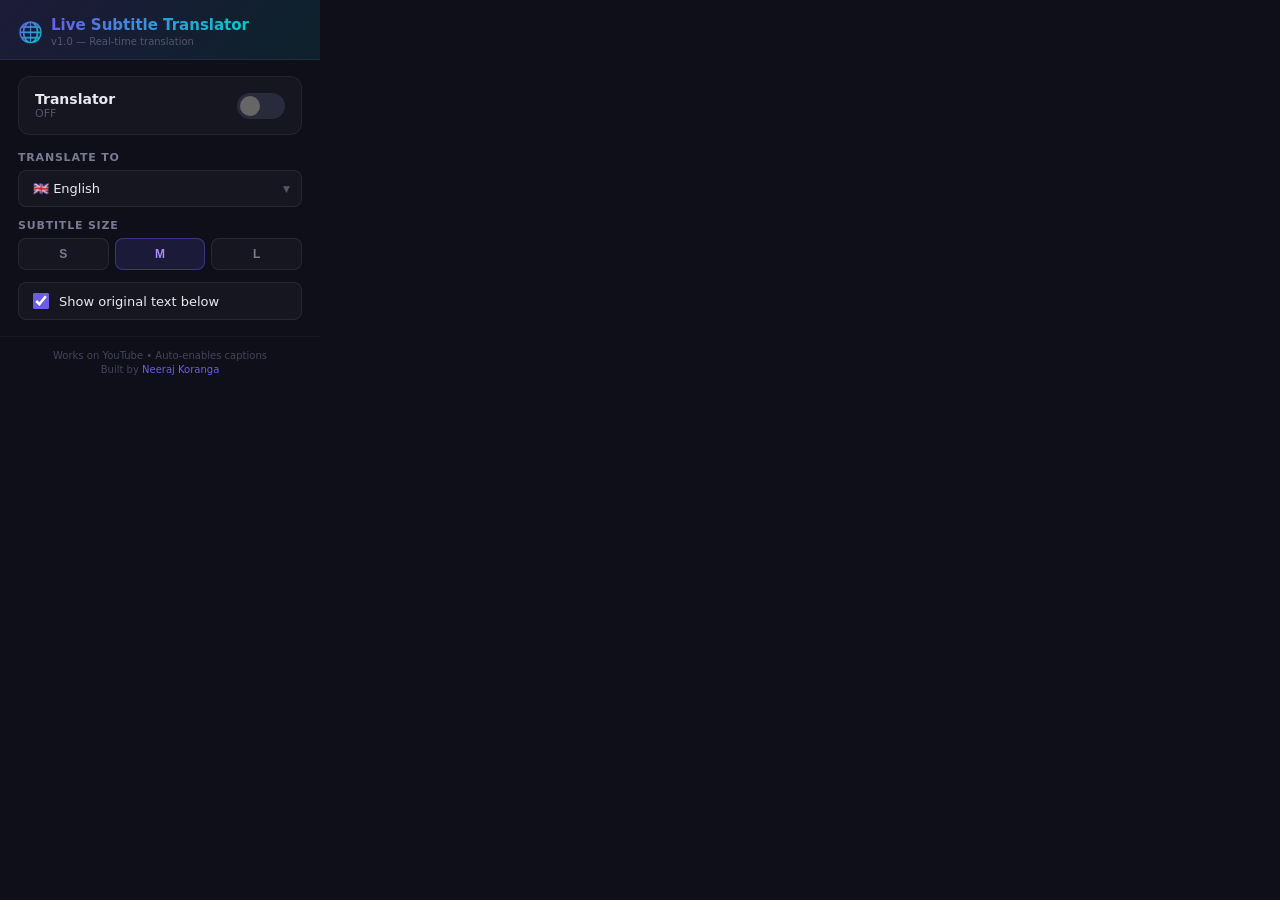
<file: subtitle-translator/popup.html>
<!DOCTYPE html>
<html lang="en">

<head>
  <meta charset="UTF-8">
  <meta name="viewport" content="width=device-width, initial-scale=1.0">
  <title>Live Subtitle Translator</title>
  <style>
    * {
      margin: 0;
      padding: 0;
      box-sizing: border-box;
    }

    body {
      width: 320px;
      font-family: 'Segoe UI', system-ui, -apple-system, sans-serif;
      background: #0f0f1a;
      color: #e8e8f0;
      overflow: hidden;
    }

    .header {
      padding: 16px 18px 12px;
      background: linear-gradient(135deg, rgba(108, 92, 231, 0.15), rgba(0, 206, 201, 0.1));
      border-bottom: 1px solid rgba(255, 255, 255, 0.06);
    }

    .logo {
      display: flex;
      align-items: center;
      gap: 8px;
      font-size: 15px;
      font-weight: 700;
    }

    .logo-icon {
      font-size: 20px;
    }

    .logo span {
      background: linear-gradient(135deg, #6c5ce7, #00cec9);
      -webkit-background-clip: text;
      -webkit-text-fill-color: transparent;
    }

    .version {
      font-size: 10px;
      color: #55556a;
      margin-top: 2px;
      font-weight: 400;
      -webkit-text-fill-color: #55556a;
      background: none;
    }

    .body {
      padding: 16px 18px;
    }

    /* Toggle Button */
    .toggle-section {
      display: flex;
      align-items: center;
      justify-content: space-between;
      padding: 14px 16px;
      background: rgba(255, 255, 255, 0.03);
      border: 1px solid rgba(255, 255, 255, 0.06);
      border-radius: 12px;
      margin-bottom: 16px;
    }

    .toggle-label {
      font-size: 14px;
      font-weight: 600;
    }

    .toggle-status {
      font-size: 11px;
      color: #55556a;
    }

    .toggle-status.on {
      color: #00cec9;
    }

    .toggle {
      position: relative;
      width: 48px;
      height: 26px;
      cursor: pointer;
    }

    .toggle input {
      opacity: 0;
      width: 0;
      height: 0;
    }

    .toggle-slider {
      position: absolute;
      inset: 0;
      background: #2a2a3d;
      border-radius: 13px;
      transition: 0.3s;
    }

    .toggle-slider::before {
      content: '';
      position: absolute;
      width: 20px;
      height: 20px;
      left: 3px;
      bottom: 3px;
      background: #666;
      border-radius: 50%;
      transition: 0.3s;
    }

    .toggle input:checked+.toggle-slider {
      background: linear-gradient(135deg, #6c5ce7, #00cec9);
    }

    .toggle input:checked+.toggle-slider::before {
      transform: translateX(22px);
      background: white;
    }

    /* Settings */
    .settings {
      display: flex;
      flex-direction: column;
      gap: 12px;
    }

    .setting-group {
      display: flex;
      flex-direction: column;
      gap: 6px;
    }

    .setting-label {
      font-size: 11px;
      font-weight: 600;
      color: #7a7a95;
      text-transform: uppercase;
      letter-spacing: 0.8px;
    }

    .select-wrap {
      position: relative;
    }

    select {
      width: 100%;
      padding: 10px 14px;
      background: rgba(255, 255, 255, 0.03);
      border: 1px solid rgba(255, 255, 255, 0.08);
      border-radius: 8px;
      color: #e8e8f0;
      font-size: 13px;
      font-family: inherit;
      appearance: none;
      cursor: pointer;
      outline: none;
      transition: border-color 0.2s;
    }

    select:hover,
    select:focus {
      border-color: rgba(108, 92, 231, 0.4);
    }

    .select-wrap::after {
      content: '▼';
      position: absolute;
      right: 12px;
      top: 50%;
      transform: translateY(-50%);
      font-size: 9px;
      color: #55556a;
      pointer-events: none;
    }

    option {
      background: #1a1a2e;
      color: #e8e8f0;
    }

    /* Checkbox */
    .checkbox-wrap {
      display: flex;
      align-items: center;
      gap: 10px;
      padding: 10px 14px;
      background: rgba(255, 255, 255, 0.03);
      border: 1px solid rgba(255, 255, 255, 0.08);
      border-radius: 8px;
      cursor: pointer;
      transition: border-color 0.2s;
    }

    .checkbox-wrap:hover {
      border-color: rgba(108, 92, 231, 0.4);
    }

    .checkbox-wrap input[type="checkbox"] {
      width: 16px;
      height: 16px;
      accent-color: #6c5ce7;
      cursor: pointer;
    }

    .checkbox-wrap label {
      font-size: 13px;
      cursor: pointer;
      flex: 1;
    }

    /* Size buttons */
    .size-btns {
      display: flex;
      gap: 6px;
    }

    .size-btn {
      flex: 1;
      padding: 8px;
      background: rgba(255, 255, 255, 0.03);
      border: 1px solid rgba(255, 255, 255, 0.08);
      border-radius: 8px;
      color: #7a7a95;
      font-size: 12px;
      font-weight: 600;
      cursor: pointer;
      transition: all 0.2s;
      text-align: center;
    }

    .size-btn:hover {
      border-color: rgba(108, 92, 231, 0.3);
      color: #e8e8f0;
    }

    .size-btn.active {
      background: rgba(108, 92, 231, 0.15);
      border-color: rgba(108, 92, 231, 0.4);
      color: #a78bfa;
    }

    /* Footer */
    .footer {
      padding: 12px 18px;
      border-top: 1px solid rgba(255, 255, 255, 0.04);
      text-align: center;
    }

    .footer-note {
      font-size: 10px;
      color: #44445a;
      line-height: 1.4;
    }

    .footer-note a {
      color: #6c5ce7;
      text-decoration: none;
    }

    /* YouTube required note */
    .yt-note {
      padding: 10px 14px;
      background: rgba(255, 193, 7, 0.08);
      border: 1px solid rgba(255, 193, 7, 0.15);
      border-radius: 8px;
      margin-bottom: 14px;
      font-size: 11px;
      color: #bba044;
      line-height: 1.5;
      display: none;
    }

    .yt-note.show {
      display: block;
    }
  </style>
</head>

<body>
  <div class="header">
    <div class="logo">
      <span class="logo-icon">🌐</span>
      <div>
        <span>Live Subtitle Translator</span>
        <div class="version">v1.0 — Real-time translation</div>
      </div>
    </div>
  </div>

  <div class="body">
    <div class="yt-note" id="ytNote">
      ⚠️ Open a <strong>YouTube video</strong> first, then toggle the translator on.
    </div>

    <div class="toggle-section">
      <div>
        <div class="toggle-label">Translator</div>
        <div class="toggle-status" id="toggleStatus">OFF</div>
      </div>
      <label class="toggle">
        <input type="checkbox" id="toggleSwitch">
        <div class="toggle-slider"></div>
      </label>
    </div>

    <div class="settings">
      <div class="setting-group">
        <div class="setting-label">Translate To</div>
        <div class="select-wrap">
          <select id="targetLang">
            <option value="en" selected>🇬🇧 English</option>
            <option value="hi">🇮🇳 Hindi</option>
            <option value="es">🇪🇸 Spanish</option>
            <option value="fr">🇫🇷 French</option>
            <option value="de">🇩🇪 German</option>
            <option value="ja">🇯🇵 Japanese</option>
            <option value="ko">🇰🇷 Korean</option>
            <option value="zh-CN">🇨🇳 Chinese</option>
            <option value="ar">🇸🇦 Arabic</option>
            <option value="pt">🇧🇷 Portuguese</option>
            <option value="ru">🇷🇺 Russian</option>
            <option value="it">🇮🇹 Italian</option>
          </select>
        </div>
      </div>

      <div class="setting-group">
        <div class="setting-label">Subtitle Size</div>
        <div class="size-btns">
          <button class="size-btn" data-size="small">S</button>
          <button class="size-btn active" data-size="medium">M</button>
          <button class="size-btn" data-size="large">L</button>
        </div>
      </div>

      <div class="setting-group">
        <div class="checkbox-wrap">
          <input type="checkbox" id="showOriginal" checked>
          <label for="showOriginal">Show original text below</label>
        </div>
      </div>
    </div>
  </div>

  <div class="footer">
    <div class="footer-note">
      Works on YouTube • Auto-enables captions<br>
      Built by <a href="https://github.com/Neerajkorangaa" target="_blank">Neeraj Koranga</a>
    </div>
  </div>

  <script src="popup.js"></script>
</body>

</html>
</file>
<file: dehradun-metro/style.css>
/* ============================================
   DEHRADUN METRO - MODERN UI STYLES
   ============================================ */

:root {
    /* Metro Line Colors */
    --yellow-line: #FDB913;
    --blue-line: #0066CC;
    --red-line: #E63946;
    
    /* UI Colors */
    --primary: #1a73e8;
    --primary-dark: #1557b0;
    --success: #34a853;
    --bg-light: #f8f9fa;
    --bg-white: #ffffff;
    --text-primary: #202124;
    --text-secondary: #5f6368;
    --border-color: #dadce0;
    --shadow: 0 2px 8px rgba(0,0,0,0.1);
    --shadow-lg: 0 4px 16px rgba(0,0,0,0.15);
}

* {
    margin: 0;
    padding: 0;
    box-sizing: border-box;
}

body {
    font-family: 'Segoe UI', Tahoma, Geneva, Verdana, sans-serif;
    background: linear-gradient(135deg, #667eea 0%, #764ba2 100%);
    color: var(--text-primary);
    min-height: 100vh;
}

.container {
    max-width: 1400px;
    margin: 0 auto;
    padding: 0 20px;
}

/* ============================================
   HEADER
   ============================================ */

.header {
    background: var(--bg-white);
    box-shadow: var(--shadow);
    padding: 20px 0;
    position: sticky;
    top: 0;
    z-index: 100;
}

.logo {
    display: flex;
    align-items: center;
    gap: 12px;
}

.metro-icon {
    font-size: 36px;
}

.logo h1 {
    font-size: 28px;
    font-weight: 600;
    color: var(--primary);
}

.tagline {
    color: var(--text-secondary);
    margin-top: 5px;
    font-size: 14px;
}

/* ============================================
   MAIN CONTAINER - 3 COLUMN LAYOUT
   ============================================ */

.main-container {
    display: grid;
    grid-template-columns: 320px 1fr 360px;
    gap: 20px;
    padding: 20px;
    max-width: 1400px;
    margin: 0 auto;
    min-height: calc(100vh - 140px);
}

/* ============================================
   CARD COMPONENT
   ============================================ */

.card {
    background: var(--bg-white);
    border-radius: 16px;
    padding: 24px;
    box-shadow: var(--shadow-lg);
    margin-bottom: 20px;
}

.card h2 {
    font-size: 20px;
    margin-bottom: 20px;
    color: var(--text-primary);
}

.card h3 {
    font-size: 16px;
    margin-bottom: 16px;
    color: var(--text-primary);
}

/* ============================================
   LEFT PANEL - CONTROLS
   ============================================ */

.control-panel {
    height: fit-content;
}

.input-group {
    margin-bottom: 20px;
}

.input-group label {
    display: block;
    font-size: 14px;
    font-weight: 500;
    color: var(--text-primary);
    margin-bottom: 8px;
}

.station-select {
    width: 100%;
    padding: 12px 16px;
    border: 2px solid var(--border-color);
    border-radius: 8px;
    font-size: 14px;
    background: var(--bg-white);
    cursor: pointer;
    transition: all 0.3s;
}

.station-select:hover {
    border-color: var(--primary);
}

.station-select:focus {
    outline: none;
    border-color: var(--primary);
    box-shadow: 0 0 0 3px rgba(26, 115, 232, 0.1);
}

/* Radio Group */
.radio-group {
    display: flex;
    flex-direction: column;
    gap: 12px;
}

.radio-label {
    display: flex;
    align-items: flex-start;
    gap: 12px;
    padding: 12px;
    border: 2px solid var(--border-color);
    border-radius: 8px;
    cursor: pointer;
    transition: all 0.3s;
}

.radio-label:hover {
    border-color: var(--primary);
    background: rgba(26, 115, 232, 0.05);
}

.radio-label input[type="radio"] {
    margin-top: 2px;
    cursor: pointer;
}

.radio-label span {
    display: block;
}

.radio-label span:first-of-type {
    font-weight: 500;
    color: var(--text-primary);
}

.radio-label small {
    font-size: 12px;
    color: var(--text-secondary);
}

/* Buttons */
.btn-primary {
    width: 100%;
    padding: 14px 24px;
    background: var(--primary);
    color: white;
    border: none;
    border-radius: 8px;
    font-size: 16px;
    font-weight: 600;
    cursor: pointer;
    display: flex;
    align-items: center;
    justify-content: center;
    gap: 8px;
    transition: all 0.3s;
    margin-bottom: 12px;
}

.btn-primary:hover {
    background: var(--primary-dark);
    transform: translateY(-2px);
    box-shadow: var(--shadow-lg);
}

.btn-secondary {
    width: 100%;
    padding: 12px 24px;
    background: var(--bg-light);
    color: var(--text-primary);
    border: 2px solid var(--border-color);
    border-radius: 8px;
    font-size: 14px;
    font-weight: 500;
    cursor: pointer;
    transition: all 0.3s;
}

.btn-secondary:hover {
    background: var(--border-color);
}

/* Line Info */
.line-info {
    padding: 20px;
}

.line-item {
    display: flex;
    align-items: center;
    gap: 12px;
    padding: 12px;
    margin-bottom: 12px;
    border-radius: 8px;
    background: var(--bg-light);
}

.line-dot {
    width: 16px;
    height: 16px;
    border-radius: 50%;
}

.yellow-line .line-dot {
    background: var(--yellow-line);
}

.blue-line .line-dot {
    background: var(--blue-line);
}

.red-line .line-dot {
    background: var(--red-line);
}

.line-item strong {
    display: block;
    font-size: 14px;
}

.line-item p {
    font-size: 12px;
    color: var(--text-secondary);
    margin-top: 2px;
}

/* ============================================
   CENTER - METRO MAP
   ============================================ */

.map-container {
    display: flex;
}

.map-card {
    width: 100%;
    height: fit-content;
}

.map-header {
    display: flex;
    justify-content: space-between;
    align-items: center;
    margin-bottom: 20px;
}

.map-controls {
    display: flex;
    gap: 8px;
}

.icon-btn {
    width: 36px;
    height: 36px;
    border: 2px solid var(--border-color);
    background: var(--bg-white);
    border-radius: 8px;
    font-size: 18px;
    cursor: pointer;
    transition: all 0.3s;
}

.icon-btn:hover {
    background: var(--bg-light);
    border-color: var(--primary);
}

.metro-map {
    background: var(--bg-light);
    border-radius: 12px;
    padding: 40px;
    min-height: 600px;
    position: relative;
    overflow: auto;
}

/* Metro Map Stations */
.map-station {
    position: absolute;
    width: 12px;
    height: 12px;
    background: white;
    border: 3px solid;
    border-radius: 50%;
    cursor: pointer;
    transition: all 0.3s;
    z-index: 10;
}

.map-station:hover {
    width: 16px;
    height: 16px;
    margin: -2px;
}

.map-station.yellow-line {
    border-color: var(--yellow-line);
}

.map-station.blue-line {
    border-color: var(--blue-line);
}

.map-station.red-line {
    border-color: var(--red-line);
}

.map-station.interchange {
    width: 16px;
    height: 16px;
    border-width: 4px;
    box-shadow: 0 0 0 4px rgba(26, 115, 232, 0.2);
}

.station-label {
    position: absolute;
    font-size: 11px;
    font-weight: 500;
    white-space: nowrap;
    background: white;
    padding: 4px 8px;
    border-radius: 4px;
    box-shadow: var(--shadow);
    pointer-events: none;
}

.map-line {
    position: absolute;
    height: 4px;
    transform-origin: left center;
}

.map-line.yellow-line {
    background: var(--yellow-line);
}

.map-line.blue-line {
    background: var(--blue-line);
}

.map-line.red-line {
    background: var(--red-line);
}

/* ============================================
   RIGHT PANEL - RESULTS
   ============================================ */

.result-panel {
    height: fit-content;
}

/* Welcome Message */
.welcome {
    text-align: center;
    padding: 40px 24px;
}

.welcome-icon {
    font-size: 48px;
    margin-bottom: 16px;
}

.welcome h3 {
    margin-bottom: 12px;
}

.welcome p {
    color: var(--text-secondary);
    line-height: 1.6;
    margin-bottom: 24px;
}

.features {
    display: grid;
    grid-template-columns: 1fr;
    gap: 12px;
    margin-top: 24px;
}

.feature-item {
    display: flex;
    align-items: center;
    gap: 12px;
    padding: 12px;
    background: var(--bg-light);
    border-radius: 8px;
    font-size: 14px;
    font-weight: 500;
}

.feature-item span:first-child {
    font-size: 24px;
}

/* Route Result */
.route-result {
    animation: slideIn 0.3s ease;
}

@keyframes slideIn {
    from {
        opacity: 0;
        transform: translateX(20px);
    }
    to {
        opacity: 1;
        transform: translateX(0);
    }
}

/* Journey Path */
.journey-path {
    margin-bottom: 24px;
}

.path-station {
    display: flex;
    align-items: flex-start;
    gap: 16px;
    margin-bottom: 16px;
}

.path-icon {
    width: 32px;
    height: 32px;
    border-radius: 50%;
    display: flex;
    align-items: center;
    justify-content: center;
    flex-shrink: 0;
    font-weight: 600;
    font-size: 14px;
    color: white;
}

.path-icon.yellow-line {
    background: var(--yellow-line);
}

.path-icon.blue-line {
    background: var(--blue-line);
}

.path-icon.red-line {
    background: var(--red-line);
}

.path-details {
    flex: 1;
}

.path-details strong {
    display: block;
    font-size: 14px;
    margin-bottom: 4px;
}

.path-details small {
    font-size: 12px;
    color: var(--text-secondary);
}

.path-connector {
    width: 2px;
    height: 24px;
    margin-left: 15px;
    margin-top: -16px;
    margin-bottom: -8px;
}

.path-connector.yellow-line {
    background: var(--yellow-line);
}

.path-connector.blue-line {
    background: var(--blue-line);
}

.path-connector.red-line {
    background: var(--red-line);
}

.change-indicator {
    background: #fff3cd;
    border-left: 4px solid #ffc107;
    padding: 8px 12px;
    margin: 12px 0;
    border-radius: 4px;
    font-size: 13px;
    font-weight: 500;
}

/* Summary Box */
.summary-box {
    background: var(--bg-light);
    border-radius: 12px;
    padding: 20px;
    margin-bottom: 20px;
}

.summary-grid {
    display: grid;
    grid-template-columns: 1fr 1fr;
    gap: 16px;
}

.summary-item {
    text-align: center;
}

.summary-label {
    display: block;
    font-size: 12px;
    color: var(--text-secondary);
    margin-bottom: 4px;
}

.summary-value {
    display: block;
    font-size: 20px;
    font-weight: 600;
    color: var(--primary);
}

/* Fare Box */
.fare-box {
    background: linear-gradient(135deg, var(--success) 0%, #2d8a4d 100%);
    border-radius: 12px;
    padding: 20px;
    color: white;
}

.fare-header {
    display: flex;
    justify-content: space-between;
    align-items: center;
    margin-bottom: 16px;
}

.fare-header span:first-child {
    font-size: 14px;
    opacity: 0.9;
}

.fare-amount {
    font-size: 28px;
    font-weight: 700;
}

.fare-breakdown {
    background: rgba(255,255,255,0.2);
    border-radius: 8px;
    padding: 12px;
    font-size: 13px;
}

.fare-line {
    display: flex;
    justify-content: space-between;
    margin-bottom: 8px;
}

.fare-line:last-child {
    margin-bottom: 0;
}

/* ============================================
   FOOTER
   ============================================ */

.footer {
    background: var(--bg-white);
    text-align: center;
    padding: 20px;
    color: var(--text-secondary);
    font-size: 13px;
}

/* ============================================
   RESPONSIVE
   ============================================ */

@media (max-width: 1200px) {
    .main-container {
        grid-template-columns: 280px 1fr 320px;
    }
}

@media (max-width: 992px) {
    .main-container {
        grid-template-columns: 1fr;
    }
    
    .control-panel,
    .result-panel {
        max-width: 500px;
        margin: 0 auto;
    }
}
</file>
<file: portfolio/style.css>
/* ==========================================
   NEERAJ KORANGA — PERSONAL PORTFOLIO
   Dark premium theme with neon accents,
   glassmorphism, and smooth animations
   ========================================== */

/* ---- Reset ---- */
*,
*::before,
*::after {
  margin: 0;
  padding: 0;
  box-sizing: border-box;
}

:root {
  --bg: #0b0b11;
  --bg-2: #10101a;
  --surface: rgba(255, 255, 255, 0.03);
  --surface-hover: rgba(255, 255, 255, 0.06);
  --border: rgba(255, 255, 255, 0.06);
  --border-hover: rgba(108, 92, 231, 0.3);
  --text: #e8e8f0;
  --text-dim: #7a7a95;
  --text-dimmer: #55556a;
  --accent: #6c5ce7;
  --accent-2: #00cec9;
  --accent-3: #fd79a8;
  --gradient: linear-gradient(135deg, #6c5ce7, #00cec9);
  --gradient-2: linear-gradient(135deg, #fd79a8, #6c5ce7);
  --radius: 16px;
  --radius-sm: 10px;
  --font: 'Outfit', sans-serif;
  --font-body: 'Inter', sans-serif;
  --transition: 0.3s cubic-bezier(0.23, 1, 0.32, 1);
  --shadow: 0 8px 40px rgba(0, 0, 0, 0.4);
}

html {
  scroll-behavior: smooth;
}

body {
  font-family: var(--font-body);
  background: var(--bg);
  color: var(--text);
  overflow-x: hidden;
  line-height: 1.6;
}

.container {
  max-width: 1100px;
  margin: 0 auto;
  padding: 0 24px;
}

/* ---- Cursor Glow ---- */
.cursor-glow {
  position: fixed;
  width: 400px;
  height: 400px;
  background: radial-gradient(circle, rgba(108, 92, 231, 0.06) 0%, transparent 70%);
  border-radius: 50%;
  pointer-events: none;
  transform: translate(-50%, -50%);
  z-index: 0;
  transition: left 0.1s ease, top 0.1s ease;
}

/* ---- Scroll Animations ---- */
[data-animate] {
  opacity: 0;
  transform: translateY(30px);
  transition: opacity 0.7s ease, transform 0.7s ease;
}

[data-animate].animate-in {
  opacity: 1;
  transform: translateY(0);
}

/* ---- Navigation ---- */
.navbar {
  position: fixed;
  top: 0;
  left: 0;
  right: 0;
  z-index: 1000;
  padding: 14px 0;
  transition: all var(--transition);
}

.navbar.scrolled {
  background: rgba(11, 11, 17, 0.85);
  backdrop-filter: blur(20px);
  border-bottom: 1px solid var(--border);
  padding: 10px 0;
}

.nav-container {
  display: flex;
  align-items: center;
  justify-content: space-between;
}

.nav-logo {
  display: flex;
  align-items: center;
  gap: 4px;
  font-family: var(--font);
  font-weight: 800;
  font-size: 1.4rem;
  text-decoration: none;
  color: var(--text);
}

.logo-bolt {
  font-size: 1.2rem;
}

.logo-initials {
  background: var(--gradient);
  -webkit-background-clip: text;
  -webkit-text-fill-color: transparent;
  background-clip: text;
}

.nav-links {
  display: flex;
  list-style: none;
  gap: 6px;
}

.nav-link {
  color: var(--text-dim);
  text-decoration: none;
  font-size: 0.88rem;
  font-weight: 500;
  padding: 8px 16px;
  border-radius: 8px;
  transition: all var(--transition);
  position: relative;
}

.nav-link:hover,
.nav-link.active {
  color: var(--text);
}

.nav-link.active::after {
  content: '';
  position: absolute;
  bottom: 2px;
  left: 50%;
  transform: translateX(-50%);
  width: 20px;
  height: 2px;
  background: var(--gradient);
  border-radius: 2px;
}

.nav-cta {
  display: inline-flex;
  align-items: center;
  padding: 8px 20px;
  font-size: 0.85rem;
  font-weight: 600;
  font-family: var(--font);
  color: white;
  background: var(--gradient);
  border-radius: 8px;
  text-decoration: none;
  transition: all var(--transition);
  box-shadow: 0 2px 12px rgba(108, 92, 231, 0.25);
}

.nav-cta:hover {
  box-shadow: 0 4px 20px rgba(108, 92, 231, 0.4);
  transform: translateY(-1px);
}

/* Hamburger */
.hamburger {
  display: none;
  background: none;
  border: none;
  cursor: pointer;
  flex-direction: column;
  gap: 5px;
  padding: 8px;
}

.hamburger span {
  display: block;
  width: 24px;
  height: 2px;
  background: var(--text);
  border-radius: 2px;
  transition: all 0.3s ease;
}

.hamburger.active span:nth-child(1) {
  transform: rotate(45deg) translate(5px, 5px);
}

.hamburger.active span:nth-child(2) {
  opacity: 0;
}

.hamburger.active span:nth-child(3) {
  transform: rotate(-45deg) translate(5px, -5px);
}

/* ---- Hero Section ---- */
.hero {
  position: relative;
  min-height: 100vh;
  display: flex;
  align-items: center;
  overflow: hidden;
  padding-top: 80px;
}

.hero-bg-effects {
  position: absolute;
  inset: 0;
  pointer-events: none;
}

.hero-grid {
  position: absolute;
  inset: 0;
  background-image:
    linear-gradient(rgba(108, 92, 231, 0.04) 1px, transparent 1px),
    linear-gradient(90deg, rgba(108, 92, 231, 0.04) 1px, transparent 1px);
  background-size: 60px 60px;
}

.hero-glow {
  position: absolute;
  border-radius: 50%;
  filter: blur(100px);
}

.hero-glow.g1 {
  width: 500px;
  height: 500px;
  background: rgba(108, 92, 231, 0.15);
  top: -120px;
  left: -120px;
  animation: glowFloat 18s ease-in-out infinite;
}

.hero-glow.g2 {
  width: 350px;
  height: 350px;
  background: rgba(0, 206, 201, 0.1);
  bottom: -80px;
  right: -80px;
  animation: glowFloat 22s ease-in-out infinite reverse;
}

.hero-glow.g3 {
  width: 250px;
  height: 250px;
  background: rgba(253, 121, 168, 0.08);
  top: 50%;
  right: 20%;
  animation: glowFloat 15s ease-in-out infinite 3s;
}

@keyframes glowFloat {

  0%,
  100% {
    transform: translate(0, 0) scale(1);
  }

  33% {
    transform: translate(25px, -35px) scale(1.08);
  }

  66% {
    transform: translate(-15px, 25px) scale(0.92);
  }
}

.hero-particles {
  position: absolute;
  inset: 0;
}

.hero-particle {
  position: absolute;
  background: rgba(108, 92, 231, 0.4);
  border-radius: 50%;
  animation: particleFloat linear infinite;
}

@keyframes particleFloat {
  0% {
    transform: translateY(0) translateX(0);
    opacity: 0;
  }

  10% {
    opacity: 1;
  }

  90% {
    opacity: 0.8;
  }

  100% {
    transform: translateY(-100vh) translateX(40px);
    opacity: 0;
  }
}

.hero-container {
  display: grid;
  grid-template-columns: 1.1fr 0.9fr;
  gap: 60px;
  align-items: center;
  position: relative;
  z-index: 1;
}

.hero-intro {
  font-size: 0.9rem;
  font-weight: 500;
  color: var(--accent-2);
  letter-spacing: 2px;
  text-transform: uppercase;
  margin-bottom: 12px;
  animation: fadeSlideUp 0.8s ease 0.1s both;
}

.hero-title {
  font-family: var(--font);
  margin-bottom: 20px;
}

.hero-hello {
  display: block;
  font-size: clamp(2rem, 5vw, 3.5rem);
  font-weight: 800;
  color: var(--text);
  animation: fadeSlideUp 0.8s ease 0.2s both;
}

.hero-name {
  display: block;
  font-size: clamp(2.2rem, 5.5vw, 3.8rem);
  font-weight: 900;
  animation: fadeSlideUp 0.8s ease 0.35s both;
}

.gradient-text {
  background: var(--gradient);
  -webkit-background-clip: text;
  -webkit-text-fill-color: transparent;
  background-clip: text;
}

.gradient-text-2 {
  background: var(--gradient-2);
  -webkit-background-clip: text;
  -webkit-text-fill-color: transparent;
  background-clip: text;
}

.hero-desc {
  font-size: 1.05rem;
  color: var(--text-dim);
  line-height: 1.8;
  max-width: 520px;
  margin-bottom: 32px;
  animation: fadeSlideUp 0.8s ease 0.5s both;
}

.hero-desc strong {
  color: var(--text);
}

.hero-btns {
  display: flex;
  gap: 14px;
  animation: fadeSlideUp 0.8s ease 0.65s both;
}

@keyframes fadeSlideUp {
  from {
    opacity: 0;
    transform: translateY(20px);
  }

  to {
    opacity: 1;
    transform: translateY(0);
  }
}

/* ---- Buttons ---- */
.btn {
  display: inline-flex;
  align-items: center;
  gap: 8px;
  padding: 13px 28px;
  font-size: 0.85rem;
  font-weight: 700;
  font-family: var(--font);
  letter-spacing: 1px;
  border-radius: var(--radius-sm);
  text-decoration: none;
  cursor: pointer;
  border: none;
  transition: all var(--transition);
}

.btn-primary {
  background: var(--gradient);
  color: white;
  box-shadow: 0 4px 18px rgba(108, 92, 231, 0.3);
}

.btn-primary:hover {
  box-shadow: 0 6px 30px rgba(108, 92, 231, 0.5);
  transform: translateY(-2px);
}

.btn-outline {
  background: transparent;
  color: var(--text);
  border: 1.5px solid rgba(255, 255, 255, 0.15);
}

.btn-outline:hover {
  border-color: var(--accent);
  background: rgba(108, 92, 231, 0.08);
  transform: translateY(-2px);
}

/* ---- Code Window ---- */
.hero-visual {
  animation: fadeSlideUp 0.8s ease 0.5s both;
}

.hero-code-window {
  background: rgba(16, 16, 28, 0.9);
  border: 1px solid var(--border);
  border-radius: var(--radius);
  overflow: hidden;
  backdrop-filter: blur(10px);
  box-shadow: var(--shadow), 0 0 80px rgba(108, 92, 231, 0.08);
}

.code-header {
  display: flex;
  align-items: center;
  gap: 8px;
  padding: 12px 16px;
  background: rgba(255, 255, 255, 0.02);
  border-bottom: 1px solid var(--border);
}

.code-dot {
  width: 12px;
  height: 12px;
  border-radius: 50%;
}

.code-dot.red {
  background: #ff5f56;
}

.code-dot.yellow {
  background: #ffbd2e;
}

.code-dot.green {
  background: #27c93f;
}

.code-filename {
  margin-left: auto;
  font-size: 0.75rem;
  color: var(--text-dimmer);
  font-family: 'Courier New', monospace;
}

.code-body {
  padding: 20px 24px;
  font-family: 'Courier New', monospace;
  font-size: 0.88rem;
  line-height: 1.9;
}

.code-line {
  white-space: nowrap;
}

.code-keyword {
  color: #c792ea;
}

.code-var {
  color: #82aaff;
}

.code-prop {
  color: #f78c6c;
}

.code-string {
  color: #c3e88d;
}

.code-bool {
  color: #ff5370;
}

.code-cursor {
  display: inline-block;
  width: 8px;
  height: 18px;
  background: var(--accent);
  animation: blink 1s step-end infinite;
  vertical-align: text-bottom;
}

@keyframes blink {
  50% {
    opacity: 0;
  }
}

/* Scroll Indicator */
.scroll-indicator {
  position: absolute;
  bottom: 30px;
  left: 50%;
  transform: translateX(-50%);
  z-index: 1;
  animation: fadeSlideUp 0.8s ease 1s both;
}

.scroll-mouse {
  width: 24px;
  height: 38px;
  border: 2px solid rgba(255, 255, 255, 0.2);
  border-radius: 14px;
  display: flex;
  justify-content: center;
  padding-top: 8px;
}

.scroll-wheel {
  width: 3px;
  height: 8px;
  background: var(--accent);
  border-radius: 3px;
  animation: scrollAnim 1.5s ease-in-out infinite;
}

@keyframes scrollAnim {
  0% {
    transform: translateY(0);
    opacity: 1;
  }

  100% {
    transform: translateY(12px);
    opacity: 0;
  }
}

/* ---- Sections ---- */
.section {
  padding: 100px 0;
  position: relative;
  z-index: 1;
}

.section-number {
  font-family: var(--font);
  font-size: 1rem;
  font-weight: 700;
  color: var(--accent);
  letter-spacing: 2px;
  margin-bottom: 8px;
}

.section-title {
  font-family: var(--font);
  font-size: clamp(1.8rem, 4vw, 2.5rem);
  font-weight: 800;
  margin-bottom: 40px;
  position: relative;
  display: inline-block;
}

.section-title::after {
  content: '';
  display: block;
  width: 50px;
  height: 3px;
  background: var(--gradient);
  margin-top: 10px;
  border-radius: 3px;
}

/* ---- About Section ---- */
.about-grid {
  display: grid;
  grid-template-columns: 1.3fr 0.7fr;
  gap: 50px;
  align-items: start;
}

.about-text p {
  color: var(--text-dim);
  font-size: 1rem;
  line-height: 1.85;
  margin-bottom: 18px;
}

.about-text strong {
  color: var(--text);
}

.about-stats {
  display: grid;
  grid-template-columns: 1fr 1fr;
  gap: 16px;
}

.stat-card {
  background: var(--surface);
  border: 1px solid var(--border);
  border-radius: var(--radius-sm);
  padding: 24px 16px;
  text-align: center;
  transition: all var(--transition);
}

.stat-card:hover {
  background: var(--surface-hover);
  border-color: var(--border-hover);
  transform: translateY(-4px);
  box-shadow: 0 8px 30px rgba(108, 92, 231, 0.1);
}

.stat-icon {
  font-size: 1.5rem;
  display: block;
  margin-bottom: 8px;
}

.stat-card .stat-number {
  display: block;
  font-family: var(--font);
  font-size: 1.8rem;
  font-weight: 800;
  background: var(--gradient);
  -webkit-background-clip: text;
  -webkit-text-fill-color: transparent;
  background-clip: text;
}

.stat-card .stat-label {
  display: block;
  font-size: 0.78rem;
  color: var(--text-dim);
  text-transform: uppercase;
  letter-spacing: 1px;
  margin-top: 4px;
}

/* ---- Skills Section ---- */
.skills {
  background: var(--bg-2);
}

.skills-grid {
  display: grid;
  grid-template-columns: repeat(2, 1fr);
  gap: 24px;
}

.skill-category {
  background: var(--surface);
  border: 1px solid var(--border);
  border-radius: var(--radius);
  padding: 28px;
  transition: all var(--transition);
}

.skill-category:hover {
  background: var(--surface-hover);
  border-color: var(--border-hover);
  box-shadow: 0 4px 20px rgba(108, 92, 231, 0.06);
}

.skill-cat-title {
  font-family: var(--font);
  font-size: 1.05rem;
  font-weight: 700;
  margin-bottom: 18px;
  color: var(--accent-2);
}

.skill-items {
  display: flex;
  flex-direction: column;
  gap: 10px;
}

.skill-item {
  display: flex;
  align-items: center;
  gap: 10px;
  font-size: 0.92rem;
  color: var(--text-dim);
  padding: 8px 12px;
  border-radius: 8px;
  transition: all var(--transition);
}

.skill-item:hover {
  background: rgba(255, 255, 255, 0.03);
  color: var(--text);
  transform: translateX(4px);
}

.skill-icon {
  font-size: 1rem;
  width: 24px;
  text-align: center;
}

/* ---- Projects Section ---- */
.projects-grid {
  display: flex;
  flex-direction: column;
  gap: 40px;
}

.project-card {
  display: grid;
  grid-template-columns: 1fr 1fr;
  gap: 36px;
  background: var(--surface);
  border: 1px solid var(--border);
  border-radius: var(--radius);
  padding: 28px;
  transition: all 0.5s cubic-bezier(0.23, 1, 0.32, 1);
}

.project-card:hover {
  background: var(--surface-hover);
  border-color: var(--border-hover);
  box-shadow: var(--shadow), 0 0 60px rgba(108, 92, 231, 0.06);
}

/* Project Preview */
.project-preview {
  position: relative;
  width: 100%;
  aspect-ratio: 16 / 10;
  border-radius: var(--radius-sm);
  overflow: hidden;
  cursor: pointer;
}

.project-overlay {
  position: absolute;
  inset: 0;
  background: rgba(0, 0, 0, 0.4);
  display: flex;
  align-items: center;
  justify-content: center;
  opacity: 0;
  transition: opacity 0.3s ease;
}

.project-preview:hover .project-overlay {
  opacity: 1;
}

.overlay-btn {
  padding: 12px 28px;
  background: var(--gradient);
  color: white;
  font-family: var(--font);
  font-weight: 700;
  font-size: 0.9rem;
  border-radius: 8px;
  text-decoration: none;
  box-shadow: 0 4px 20px rgba(108, 92, 231, 0.4);
  transition: all var(--transition);
}

.overlay-btn:hover {
  transform: scale(1.05);
}

/* CraftWorld Preview */
.craft-preview {
  background: linear-gradient(180deg, #5dadec 0%, #87ceeb 60%, #4a8c3f 60%, #3d7a35 100%);
}

.craft-scene {
  position: absolute;
  inset: 0;
}

.craft-sky {
  position: absolute;
  inset: 0;
  background: linear-gradient(180deg, #4a90d9, #87ceeb);
}

.craft-sun {
  position: absolute;
  top: 15%;
  right: 20%;
  width: 36px;
  height: 36px;
  background: #ffe066;
  border-radius: 2px;
  box-shadow: 0 0 30px rgba(255, 224, 102, 0.6);
}

.craft-cloud {
  position: absolute;
  background: rgba(255, 255, 255, 0.8);
  border-radius: 2px;
  height: 10px;
}

.craft-cloud.c1 {
  top: 22%;
  left: 10%;
  width: 55px;
  animation: cloudDrift 18s linear infinite;
}

.craft-cloud.c2 {
  top: 32%;
  left: 50%;
  width: 40px;
  animation: cloudDrift 24s linear infinite;
}

@keyframes cloudDrift {
  0% {
    transform: translateX(0)
  }

  100% {
    transform: translateX(80px)
  }
}

.craft-ground {
  position: absolute;
  bottom: 0;
  left: 0;
  right: 0;
  height: 40%;
  background: repeating-linear-gradient(90deg, #5b8c3e 0px, #5b8c3e 20px, #4d7a34 20px, #4d7a34 40px);
}

.craft-block {
  position: absolute;
  width: 22px;
  height: 22px;
  border: 2px solid rgba(0, 0, 0, 0.2);
}

.craft-block.b1 {
  bottom: 42%;
  left: 25%;
  background: #8B6914;
}

.craft-block.b2 {
  bottom: 42%;
  left: calc(25% + 22px);
  background: #8B6914;
}

.craft-block.b3 {
  bottom: calc(42% + 22px);
  left: 25%;
  background: #8B6914;
}

.craft-tree {
  position: absolute;
  bottom: 40%;
  left: 65%;
  width: 10px;
  height: 32px;
  background: #6B4226;
}

.craft-tree::before {
  content: '';
  position: absolute;
  top: -18px;
  left: -11px;
  width: 32px;
  height: 25px;
  background: #2d8a2d;
  border-radius: 2px;
}

.craft-tree.t2 {
  left: 80%;
  height: 28px;
}

.craft-crosshair {
  position: absolute;
  top: 50%;
  left: 50%;
  transform: translate(-50%, -50%);
  color: white;
  font-size: 22px;
  font-weight: 100;
  opacity: 0.7;
}

/* Nova Strike Preview */
.nova-preview {
  background: linear-gradient(180deg, #0a0a1a, #0d0d2b);
}

.nova-scene {
  position: absolute;
  inset: 0;
  overflow: hidden;
}

.nova-stars {
  position: absolute;
  inset: 0;
  background: radial-gradient(1px 1px at 20% 30%, white 100%, transparent), radial-gradient(1px 1px at 40% 70%, white 100%, transparent), radial-gradient(1px 1px at 60% 10%, white 100%, transparent), radial-gradient(1px 1px at 80% 50%, white 100%, transparent), radial-gradient(1px 1px at 10% 80%, white 100%, transparent), radial-gradient(1px 1px at 50% 40%, rgba(255, 255, 255, 0.6) 100%, transparent), radial-gradient(1px 1px at 70% 90%, rgba(255, 255, 255, 0.6) 100%, transparent);
}

.nova-ship {
  position: absolute;
  bottom: 20%;
  left: 50%;
  transform: translateX(-50%);
  width: 0;
  height: 0;
  border-left: 13px solid transparent;
  border-right: 13px solid transparent;
  border-bottom: 28px solid #00d4ff;
  filter: drop-shadow(0 0 10px #00d4ff);
  animation: shipBob 2s ease-in-out infinite;
}

@keyframes shipBob {

  0%,
  100% {
    transform: translateX(-50%) translateY(0)
  }

  50% {
    transform: translateX(-50%) translateY(-5px)
  }
}

.nova-bullet {
  position: absolute;
  width: 3px;
  height: 10px;
  background: #00f0ff;
  border-radius: 2px;
  box-shadow: 0 0 8px #00f0ff;
  animation: bulletUp 1.5s linear infinite;
}

.nova-bullet.nb1 {
  left: 50%;
  bottom: 38%;
}

.nova-bullet.nb2 {
  left: 48%;
  bottom: 48%;
  animation-delay: 0.5s;
}

.nova-bullet.nb3 {
  left: 52%;
  bottom: 43%;
  animation-delay: 1s;
}

@keyframes bulletUp {
  0% {
    transform: translateY(0);
    opacity: 1
  }

  100% {
    transform: translateY(-180px);
    opacity: 0
  }
}

.nova-enemy {
  position: absolute;
  width: 14px;
  height: 14px;
  transform: rotate(45deg);
  animation: enemyBob 3s ease-in-out infinite;
}

.nova-enemy.ne1 {
  top: 15%;
  left: 25%;
  background: #ff4444;
  box-shadow: 0 0 10px #ff4444;
}

.nova-enemy.ne2 {
  top: 22%;
  left: 65%;
  background: #ff8800;
  box-shadow: 0 0 10px #ff8800;
  animation-delay: 1s;
}

.nova-enemy.ne3 {
  top: 10%;
  left: 45%;
  background: #ff00ff;
  box-shadow: 0 0 10px #ff00ff;
  animation-delay: 0.5s;
}

@keyframes enemyBob {

  0%,
  100% {
    transform: rotate(45deg) translateY(0)
  }

  50% {
    transform: rotate(45deg) translateY(8px)
  }
}

.nova-explosion {
  position: absolute;
  top: 18%;
  left: 75%;
  width: 18px;
  height: 18px;
  border-radius: 50%;
  background: rgba(255, 68, 68, 0.4);
  box-shadow: 0 0 18px rgba(255, 68, 68, 0.6);
  animation: boom 2s ease-out infinite;
}

@keyframes boom {
  0% {
    transform: scale(0);
    opacity: 1
  }

  50% {
    transform: scale(2);
    opacity: 0.5
  }

  100% {
    transform: scale(0);
    opacity: 0
  }
}

/* ---- Project Info ---- */
.project-info {
  padding: 8px 0;
  display: flex;
  flex-direction: column;
  justify-content: center;
}

.project-tags {
  display: flex;
  gap: 8px;
  margin-bottom: 14px;
}

.ptag {
  padding: 4px 12px;
  font-size: 0.7rem;
  font-weight: 600;
  letter-spacing: 1px;
  border-radius: 50px;
  text-transform: uppercase;
  background: rgba(108, 92, 231, 0.1);
  color: #a78bfa;
  border: 1px solid rgba(108, 92, 231, 0.15);
}

.project-title {
  font-family: var(--font);
  font-size: 1.5rem;
  font-weight: 800;
  margin-bottom: 12px;
}

.project-desc {
  color: var(--text-dim);
  font-size: 0.92rem;
  line-height: 1.75;
  margin-bottom: 20px;
}

.project-links {
  display: flex;
  gap: 16px;
}

.plink {
  display: inline-flex;
  align-items: center;
  gap: 6px;
  color: var(--text-dim);
  font-size: 0.88rem;
  font-weight: 500;
  text-decoration: none;
  transition: all var(--transition);
}

.plink:hover {
  color: var(--text);
  transform: translateY(-2px);
}

.plink-live {
  color: var(--accent-2);
}

.plink-live:hover {
  color: #5ff5f0;
}

/* ---- Contact Section ---- */
.contact {
  background: var(--bg-2);
}

.contact-subtitle {
  color: var(--text-dim);
  font-size: 1.05rem;
  margin-top: -20px;
  margin-bottom: 40px;
}

.contact-grid {
  display: grid;
  grid-template-columns: repeat(3, 1fr);
  gap: 20px;
}

.contact-card {
  display: flex;
  flex-direction: column;
  align-items: center;
  text-align: center;
  gap: 12px;
  background: var(--surface);
  border: 1px solid var(--border);
  border-radius: var(--radius);
  padding: 36px 24px;
  text-decoration: none;
  color: var(--text);
  transition: all var(--transition);
}

.contact-card:hover {
  background: var(--surface-hover);
  border-color: var(--border-hover);
  transform: translateY(-6px);
  box-shadow: 0 12px 40px rgba(108, 92, 231, 0.1);
}

.contact-icon {
  font-size: 1.8rem;
  color: var(--accent);
}

.contact-card h4 {
  font-family: var(--font);
  font-size: 1.1rem;
  font-weight: 700;
}

.contact-card p {
  color: var(--text-dim);
  font-size: 0.88rem;
}

/* ---- Footer ---- */
.footer {
  padding: 40px 0;
  border-top: 1px solid var(--border);
  position: relative;
  z-index: 1;
}

.footer-container {
  display: flex;
  flex-direction: column;
  align-items: center;
  gap: 12px;
  text-align: center;
}

.footer-logo {
  display: flex;
  align-items: center;
  gap: 4px;
  font-family: var(--font);
  font-weight: 800;
  font-size: 1.2rem;
  text-decoration: none;
  color: var(--text);
  margin-bottom: 4px;
}

.footer p {
  color: var(--text-dim);
  font-size: 0.9rem;
}

.footer strong {
  color: var(--text);
}

.footer-links {
  display: flex;
  gap: 20px;
  margin: 4px 0;
}

.footer-links a {
  color: var(--text-dim);
  text-decoration: none;
  font-size: 0.88rem;
  transition: color var(--transition);
}

.footer-links a:hover {
  color: var(--accent);
}

.copyright {
  font-size: 0.78rem;
  color: var(--text-dimmer);
  margin-top: 4px;
}

/* ---- Responsive ---- */
@media (max-width: 900px) {
  .hero-container {
    grid-template-columns: 1fr;
    gap: 40px;
    text-align: center;
  }

  .hero-desc {
    margin-left: auto;
    margin-right: auto;
  }

  .hero-btns {
    justify-content: center;
  }

  .hero-visual {
    max-width: 400px;
    margin: 0 auto;
  }

  .about-grid {
    grid-template-columns: 1fr;
  }

  .project-card {
    grid-template-columns: 1fr;
  }

  .skills-grid {
    grid-template-columns: 1fr;
  }

  .contact-grid {
    grid-template-columns: 1fr;
  }
}

@media (max-width: 768px) {
  .nav-links {
    display: none;
    flex-direction: column;
    position: absolute;
    top: 60px;
    left: 0;
    right: 0;
    background: rgba(11, 11, 17, 0.95);
    backdrop-filter: blur(20px);
    padding: 20px;
    gap: 4px;
    border-bottom: 1px solid var(--border);
  }

  .nav-links.open {
    display: flex;
  }

  .nav-cta {
    display: none;
  }

  .hamburger {
    display: flex;
  }

  .hero {
    padding-top: 60px;
  }

  .section {
    padding: 70px 0;
  }

  .hero-btns {
    flex-direction: column;
    align-items: center;
  }
}

@media (max-width: 480px) {
  .about-stats {
    grid-template-columns: 1fr 1fr;
    gap: 12px;
  }

  .project-links {
    flex-direction: column;
    gap: 10px;
  }
}
</file>
<file: weather-app/style.css>
/* ============================================
   SkyPulse — Advanced Weather Application
   Premium dark theme, glassmorphism, modern UI
   Fully responsive for mobile & desktop
   ============================================ */

*,
*::before,
*::after {
  margin: 0;
  padding: 0;
  box-sizing: border-box;
}

:root {
  --bg: #0b0e18;
  --card: rgba(255, 255, 255, 0.04);
  --card-h: rgba(255, 255, 255, 0.07);
  --bd: rgba(255, 255, 255, 0.06);
  --bd-h: rgba(108, 92, 231, 0.3);
  --tx: #e8e8f0;
  --txd: #7a7a95;
  --txdd: #55556a;
  --ac: #6c5ce7;
  --ac2: #00cec9;
  --gr: linear-gradient(135deg, #6c5ce7, #00cec9);
  --rad: 18px;
  --rads: 12px;
  --f: 'Outfit', sans-serif;
  --fb: 'Inter', sans-serif;
  --tr: 0.3s cubic-bezier(.23, 1, .32, 1);
  --sh: 0 8px 32px rgba(0, 0, 0, 0.3);
}

html {
  scroll-behavior: smooth;
}

body {
  font-family: var(--fb);
  background: var(--bg);
  color: var(--tx);
  overflow-x: hidden;
  min-height: 100vh;
  line-height: 1.6;
}

/* ---- Background ---- */
.app-bg {
  position: fixed;
  inset: 0;
  z-index: 0;
  pointer-events: none;
}

.bg-gradient {
  position: absolute;
  inset: 0;
  background:
    radial-gradient(ellipse at 20% 30%, rgba(108, 92, 231, 0.08) 0%, transparent 60%),
    radial-gradient(ellipse at 80% 70%, rgba(0, 206, 201, 0.06) 0%, transparent 60%);
}

.bg-orbs {
  position: absolute;
  inset: 0;
}

.orb {
  position: absolute;
  border-radius: 50%;
  filter: blur(80px);
  animation: orb-float 20s ease-in-out infinite;
}

.orb.o1 {
  width: 300px;
  height: 300px;
  background: rgba(108, 92, 231, 0.1);
  top: 10%;
  left: 5%;
}

.orb.o2 {
  width: 200px;
  height: 200px;
  background: rgba(0, 206, 201, 0.07);
  bottom: 20%;
  right: 10%;
  animation-delay: 5s;
}

.orb.o3 {
  width: 150px;
  height: 150px;
  background: rgba(253, 121, 168, 0.05);
  top: 50%;
  right: 30%;
  animation-delay: 10s;
}

@keyframes orb-float {

  0%,
  100% {
    transform: translate(0, 0) scale(1);
  }

  33% {
    transform: translate(20px, -30px) scale(1.1);
  }

  66% {
    transform: translate(-15px, 20px) scale(0.9);
  }
}

/* ---- App Container ---- */
.app {
  position: relative;
  z-index: 1;
  max-width: 1100px;
  margin: 0 auto;
  padding: 0 20px;
}

/* ---- Header ---- */
.header {
  display: flex;
  align-items: center;
  justify-content: space-between;
  padding: 16px 0;
  gap: 16px;
  flex-wrap: wrap;
}

.header-left {
  flex-shrink: 0;
}

.app-title {
  font-family: var(--f);
  font-size: 1.4rem;
  font-weight: 800;
  display: flex;
  align-items: center;
  gap: 6px;
}

.title-icon {
  font-size: 1.3rem;
}

.accent {
  background: var(--gr);
  -webkit-background-clip: text;
  -webkit-text-fill-color: transparent;
  background-clip: text;
}

.header-center {
  flex: 1;
  max-width: 420px;
}

.search-wrap {
  position: relative;
  display: flex;
  align-items: center;
  background: var(--card);
  border: 1px solid var(--bd);
  border-radius: 50px;
  padding: 0 12px;
  transition: all var(--tr);
}

.search-wrap:focus-within {
  border-color: var(--bd-h);
  background: var(--card-h);
  box-shadow: 0 0 24px rgba(108, 92, 231, 0.08);
}

.search-icon {
  color: var(--txd);
  flex-shrink: 0;
}

.search-input {
  flex: 1;
  background: none;
  border: none;
  outline: none;
  color: var(--tx);
  font-family: var(--fb);
  font-size: 0.9rem;
  padding: 10px 10px;
}

.search-input::placeholder {
  color: var(--txdd);
}

.search-btn {
  background: var(--gr);
  border: none;
  color: #fff;
  width: 32px;
  height: 32px;
  border-radius: 50%;
  display: flex;
  align-items: center;
  justify-content: center;
  cursor: pointer;
  transition: all var(--tr);
  flex-shrink: 0;
}

.search-btn:hover {
  transform: scale(1.1);
  box-shadow: 0 2px 12px rgba(108, 92, 231, 0.3);
}

.search-suggestions {
  position: absolute;
  top: calc(100% + 6px);
  left: 0;
  right: 0;
  background: rgba(16, 16, 30, 0.95);
  backdrop-filter: blur(14px);
  border: 1px solid var(--bd);
  border-radius: var(--rads);
  display: none;
  overflow: hidden;
  z-index: 100;
  box-shadow: var(--sh);
}

.search-suggestions.show {
  display: block;
}

.suggestion-item {
  padding: 10px 16px;
  cursor: pointer;
  font-size: 0.88rem;
  color: var(--txd);
  transition: background 0.15s;
  display: flex;
  align-items: center;
  gap: 8px;
}

.suggestion-item:hover {
  background: rgba(108, 92, 231, 0.1);
  color: var(--tx);
}

.suggestion-item .sug-flag {
  font-size: 1rem;
}

.header-right {
  display: flex;
  align-items: center;
  gap: 8px;
}

.unit-toggle {
  background: var(--card);
  border: 1px solid var(--bd);
  border-radius: 50px;
  padding: 6px 4px;
  display: flex;
  gap: 2px;
  cursor: pointer;
  transition: all var(--tr);
}

.unit-toggle:hover {
  border-color: var(--bd-h);
}

.unit-c,
.unit-f {
  font-size: 0.78rem;
  font-weight: 600;
  padding: 3px 10px;
  border-radius: 50px;
  color: var(--txd);
  transition: all 0.2s;
}

.unit-c.active,
.unit-f.active {
  background: var(--gr);
  color: #fff;
}

.location-btn {
  background: var(--card);
  border: 1px solid var(--bd);
  color: var(--txd);
  width: 38px;
  height: 38px;
  border-radius: 50%;
  display: flex;
  align-items: center;
  justify-content: center;
  cursor: pointer;
  transition: all var(--tr);
}

.location-btn:hover {
  border-color: var(--bd-h);
  color: var(--ac2);
  transform: scale(1.05);
}

/* ---- States ---- */
.hidden {
  display: none !important;
}

.loading-state,
.error-state,
.welcome-state {
  display: flex;
  flex-direction: column;
  align-items: center;
  justify-content: center;
  text-align: center;
  min-height: 50vh;
  gap: 16px;
}

.loader-spinner {
  width: 40px;
  height: 40px;
  border: 3px solid var(--bd);
  border-top: 3px solid var(--ac);
  border-radius: 50%;
  animation: spin 0.8s linear infinite;
}

@keyframes spin {
  100% {
    transform: rotate(360deg);
  }
}

.welcome-icon {
  font-size: 4rem;
  margin-bottom: 8px;
  animation: bounce 2s ease-in-out infinite;
}

@keyframes bounce {

  0%,
  100% {
    transform: translateY(0);
  }

  50% {
    transform: translateY(-10px);
  }
}

.welcome-state h2 {
  font-family: var(--f);
  font-size: 1.8rem;
  font-weight: 800;
}

.welcome-state p {
  color: var(--txd);
  font-size: 1rem;
  margin-bottom: 10px;
}

.quick-cities {
  display: flex;
  gap: 8px;
  flex-wrap: wrap;
  justify-content: center;
}

.quick-city {
  padding: 8px 18px;
  background: var(--card);
  border: 1px solid var(--bd);
  border-radius: 50px;
  color: var(--txd);
  font-size: 0.85rem;
  font-weight: 500;
  cursor: pointer;
  transition: all var(--tr);
  font-family: var(--fb);
}

.quick-city:hover {
  border-color: var(--bd-h);
  color: var(--tx);
  background: var(--card-h);
  transform: translateY(-2px);
}

.error-icon {
  font-size: 2.5rem;
}

.error-state p {
  color: var(--txd);
  font-size: 0.95rem;
}

.retry-btn {
  padding: 10px 24px;
  background: var(--gr);
  border: none;
  color: #fff;
  border-radius: 8px;
  font-family: var(--f);
  font-weight: 700;
  cursor: pointer;
  transition: all var(--tr);
}

.retry-btn:hover {
  transform: translateY(-2px);
  box-shadow: 0 4px 16px rgba(108, 92, 231, 0.3);
}

/* ---- Current Weather Hero ---- */
.current-hero {
  display: grid;
  grid-template-columns: 1fr 1fr;
  gap: 30px;
  background: var(--card);
  border: 1px solid var(--bd);
  border-radius: var(--rad);
  padding: 36px 32px;
  margin-bottom: 24px;
  backdrop-filter: blur(10px);
  animation: fadeUp 0.5s ease both;
}

@keyframes fadeUp {
  from {
    opacity: 0;
    transform: translateY(20px);
  }

  to {
    opacity: 1;
    transform: translateY(0);
  }
}

.current-location {
  display: flex;
  align-items: center;
  gap: 6px;
  font-size: 0.95rem;
  color: var(--txd);
  margin-bottom: 4px;
}

.current-location svg {
  color: var(--ac2);
}

.current-datetime {
  font-size: 0.8rem;
  color: var(--txdd);
  margin-bottom: 16px;
}

.current-temp-wrap {
  display: flex;
  align-items: center;
  gap: 14px;
  margin-bottom: 8px;
}

.current-weather-icon {
  font-size: 3.5rem;
}

.current-temp {
  font-family: var(--f);
  font-size: 4.5rem;
  font-weight: 800;
  line-height: 1;
  background: var(--gr);
  -webkit-background-clip: text;
  -webkit-text-fill-color: transparent;
  background-clip: text;
}

.current-desc {
  font-size: 1.1rem;
  font-weight: 500;
  text-transform: capitalize;
  margin-bottom: 4px;
}

.current-feels {
  font-size: 0.85rem;
  color: var(--txd);
}

.current-stats {
  display: grid;
  grid-template-columns: 1fr 1fr;
  gap: 12px;
}

.stat-item {
  display: flex;
  align-items: center;
  gap: 10px;
  padding: 12px 14px;
  background: rgba(255, 255, 255, 0.02);
  border: 1px solid rgba(255, 255, 255, 0.04);
  border-radius: var(--rads);
  transition: all var(--tr);
}

.stat-item:hover {
  background: rgba(108, 92, 231, 0.06);
  border-color: var(--bd-h);
}

.stat-icon {
  font-size: 1.2rem;
  flex-shrink: 0;
}

.stat-label {
  display: block;
  font-size: 0.7rem;
  color: var(--txdd);
  text-transform: uppercase;
  letter-spacing: 0.5px;
}

.stat-value {
  display: block;
  font-size: 0.9rem;
  font-weight: 600;
}

/* ---- Hourly Forecast ---- */
.forecast-section {
  margin-bottom: 24px;
  animation: fadeUp 0.5s ease 0.1s both;
}

.section-heading {
  font-family: var(--f);
  font-size: 1.05rem;
  font-weight: 700;
  margin-bottom: 14px;
}

.hourly-scroll {
  display: flex;
  gap: 10px;
  overflow-x: auto;
  padding-bottom: 8px;
  scrollbar-width: thin;
  scrollbar-color: var(--ac) transparent;
}

.hourly-scroll::-webkit-scrollbar {
  height: 4px;
}

.hourly-scroll::-webkit-scrollbar-thumb {
  background: var(--ac);
  border-radius: 4px;
}

.hourly-card {
  flex: 0 0 80px;
  background: var(--card);
  border: 1px solid var(--bd);
  border-radius: var(--rads);
  padding: 14px 10px;
  text-align: center;
  transition: all var(--tr);
  cursor: default;
}

.hourly-card:hover {
  background: var(--card-h);
  border-color: var(--bd-h);
  transform: translateY(-3px);
}

.hourly-card.now {
  background: rgba(108, 92, 231, 0.12);
  border-color: rgba(108, 92, 231, 0.3);
}

.hourly-time {
  font-size: 0.72rem;
  font-weight: 600;
  color: var(--txd);
  margin-bottom: 6px;
}

.hourly-icon {
  font-size: 1.5rem;
  margin-bottom: 4px;
  display: block;
}

.hourly-temp {
  font-family: var(--f);
  font-size: 0.95rem;
  font-weight: 700;
}

.hourly-rain {
  font-size: 0.65rem;
  color: var(--ac2);
  margin-top: 4px;
}

/* ---- Daily Forecast ---- */
.daily-grid {
  background: var(--card);
  border: 1px solid var(--bd);
  border-radius: var(--rad);
  overflow: hidden;
  animation: fadeUp 0.5s ease 0.2s both;
}

.daily-row {
  display: grid;
  grid-template-columns: 1.2fr 40px 1fr 80px;
  align-items: center;
  padding: 14px 20px;
  gap: 14px;
  transition: background 0.15s;
}

.daily-row:not(:last-child) {
  border-bottom: 1px solid var(--bd);
}

.daily-row:hover {
  background: rgba(108, 92, 231, 0.04);
}

.daily-day {
  font-weight: 600;
  font-size: 0.9rem;
}

.daily-icon {
  font-size: 1.3rem;
  text-align: center;
}

.daily-desc {
  font-size: 0.82rem;
  color: var(--txd);
  text-transform: capitalize;
}

.daily-temps {
  text-align: right;
  font-family: var(--f);
  font-weight: 700;
  font-size: 0.9rem;
}

.daily-low {
  color: var(--txd);
  font-weight: 400;
}

/* ---- Info Cards ---- */
.info-cards {
  display: grid;
  grid-template-columns: repeat(3, 1fr);
  gap: 16px;
  margin-bottom: 40px;
  animation: fadeUp 0.5s ease 0.3s both;
}

.info-card {
  background: var(--card);
  border: 1px solid var(--bd);
  border-radius: var(--rad);
  padding: 24px;
  transition: all var(--tr);
}

.info-card:hover {
  background: var(--card-h);
  border-color: var(--bd-h);
  transform: translateY(-3px);
}

.info-card h4 {
  font-family: var(--f);
  font-size: 0.9rem;
  font-weight: 700;
  margin-bottom: 16px;
}

/* UV */
.uv-value {
  font-family: var(--f);
  font-size: 2.5rem;
  font-weight: 800;
}

.uv-label {
  font-size: 0.85rem;
  color: var(--txd);
  margin-bottom: 12px;
}

.uv-bar {
  height: 6px;
  background: rgba(255, 255, 255, 0.06);
  border-radius: 6px;
  overflow: hidden;
}

.uv-fill {
  height: 100%;
  border-radius: 6px;
  background: var(--gr);
  width: 0;
  transition: width 1s ease;
}

/* Wind Compass */
.wind-compass {
  display: flex;
  align-items: center;
  gap: 20px;
}

.compass-ring {
  position: relative;
  width: 90px;
  height: 90px;
  border: 2px solid var(--bd);
  border-radius: 50%;
  flex-shrink: 0;
}

.compass-arrow {
  position: absolute;
  top: 50%;
  left: 50%;
  width: 4px;
  height: 35px;
  background: var(--gr);
  border-radius: 4px;
  transform-origin: center bottom;
  transform: translate(-50%, -100%) rotate(0deg);
  transition: transform 0.8s ease;
}

.compass-n,
.compass-s,
.compass-e,
.compass-w {
  position: absolute;
  font-size: 0.6rem;
  font-weight: 700;
  color: var(--txd);
}

.compass-n {
  top: 4px;
  left: 50%;
  transform: translateX(-50%);
}

.compass-s {
  bottom: 4px;
  left: 50%;
  transform: translateX(-50%);
}

.compass-e {
  right: 6px;
  top: 50%;
  transform: translateY(-50%);
}

.compass-w {
  left: 6px;
  top: 50%;
  transform: translateY(-50%);
}

.wind-big {
  font-family: var(--f);
  font-size: 2rem;
  font-weight: 800;
}

.wind-unit {
  font-size: 0.78rem;
  color: var(--txd);
}

.wind-dir {
  font-size: 0.85rem;
  color: var(--ac2);
  font-weight: 600;
  margin-top: 4px;
}

/* Humidity */
.humid-circle-wrap {
  position: relative;
  width: 100px;
  height: 100px;
  margin: 0 auto 12px;
}

.humid-ring {
  width: 100%;
  height: 100%;
}

.humid-value {
  position: absolute;
  inset: 0;
  display: flex;
  align-items: center;
  justify-content: center;
  font-family: var(--f);
  font-size: 1.4rem;
  font-weight: 800;
}

.dew-point {
  text-align: center;
  font-size: 0.82rem;
  color: var(--txd);
}

/* ---- Footer ---- */
.app-footer {
  text-align: center;
  padding: 20px 0 30px;
  border-top: 1px solid var(--bd);
}

.app-footer p {
  color: var(--txdd);
  font-size: 0.8rem;
}

.app-footer strong {
  color: var(--tx);
}

.app-footer a {
  color: var(--ac2);
  text-decoration: none;
}

.app-footer a:hover {
  text-decoration: underline;
}

/* ---- Responsive ---- */
@media (max-width: 900px) {
  .current-hero {
    grid-template-columns: 1fr;
  }

  .info-cards {
    grid-template-columns: 1fr 1fr;
  }
}

@media (max-width: 768px) {
  .header {
    gap: 10px;
  }

  .header-center {
    order: 3;
    flex: 1 1 100%;
    max-width: 100%;
  }

  .app-title {
    font-size: 1.2rem;
  }

  .current-temp {
    font-size: 3.5rem;
  }

  .current-weather-icon {
    font-size: 2.8rem;
  }

  .daily-row {
    grid-template-columns: 1fr 30px 1fr 60px;
    padding: 10px 14px;
    gap: 8px;
  }

  .daily-day,
  .daily-desc {
    font-size: 0.8rem;
  }
}

@media (max-width: 600px) {
  .info-cards {
    grid-template-columns: 1fr;
  }

  .current-hero {
    padding: 24px 18px;
  }

  .current-stats {
    grid-template-columns: 1fr 1fr;
    gap: 8px;
  }

  .stat-item {
    padding: 10px 10px;
  }

  .stat-label {
    font-size: 0.62rem;
  }

  .stat-value {
    font-size: 0.82rem;
  }

  .quick-cities {
    gap: 6px;
  }

  .quick-city {
    padding: 6px 14px;
    font-size: 0.8rem;
  }
}
</file>
